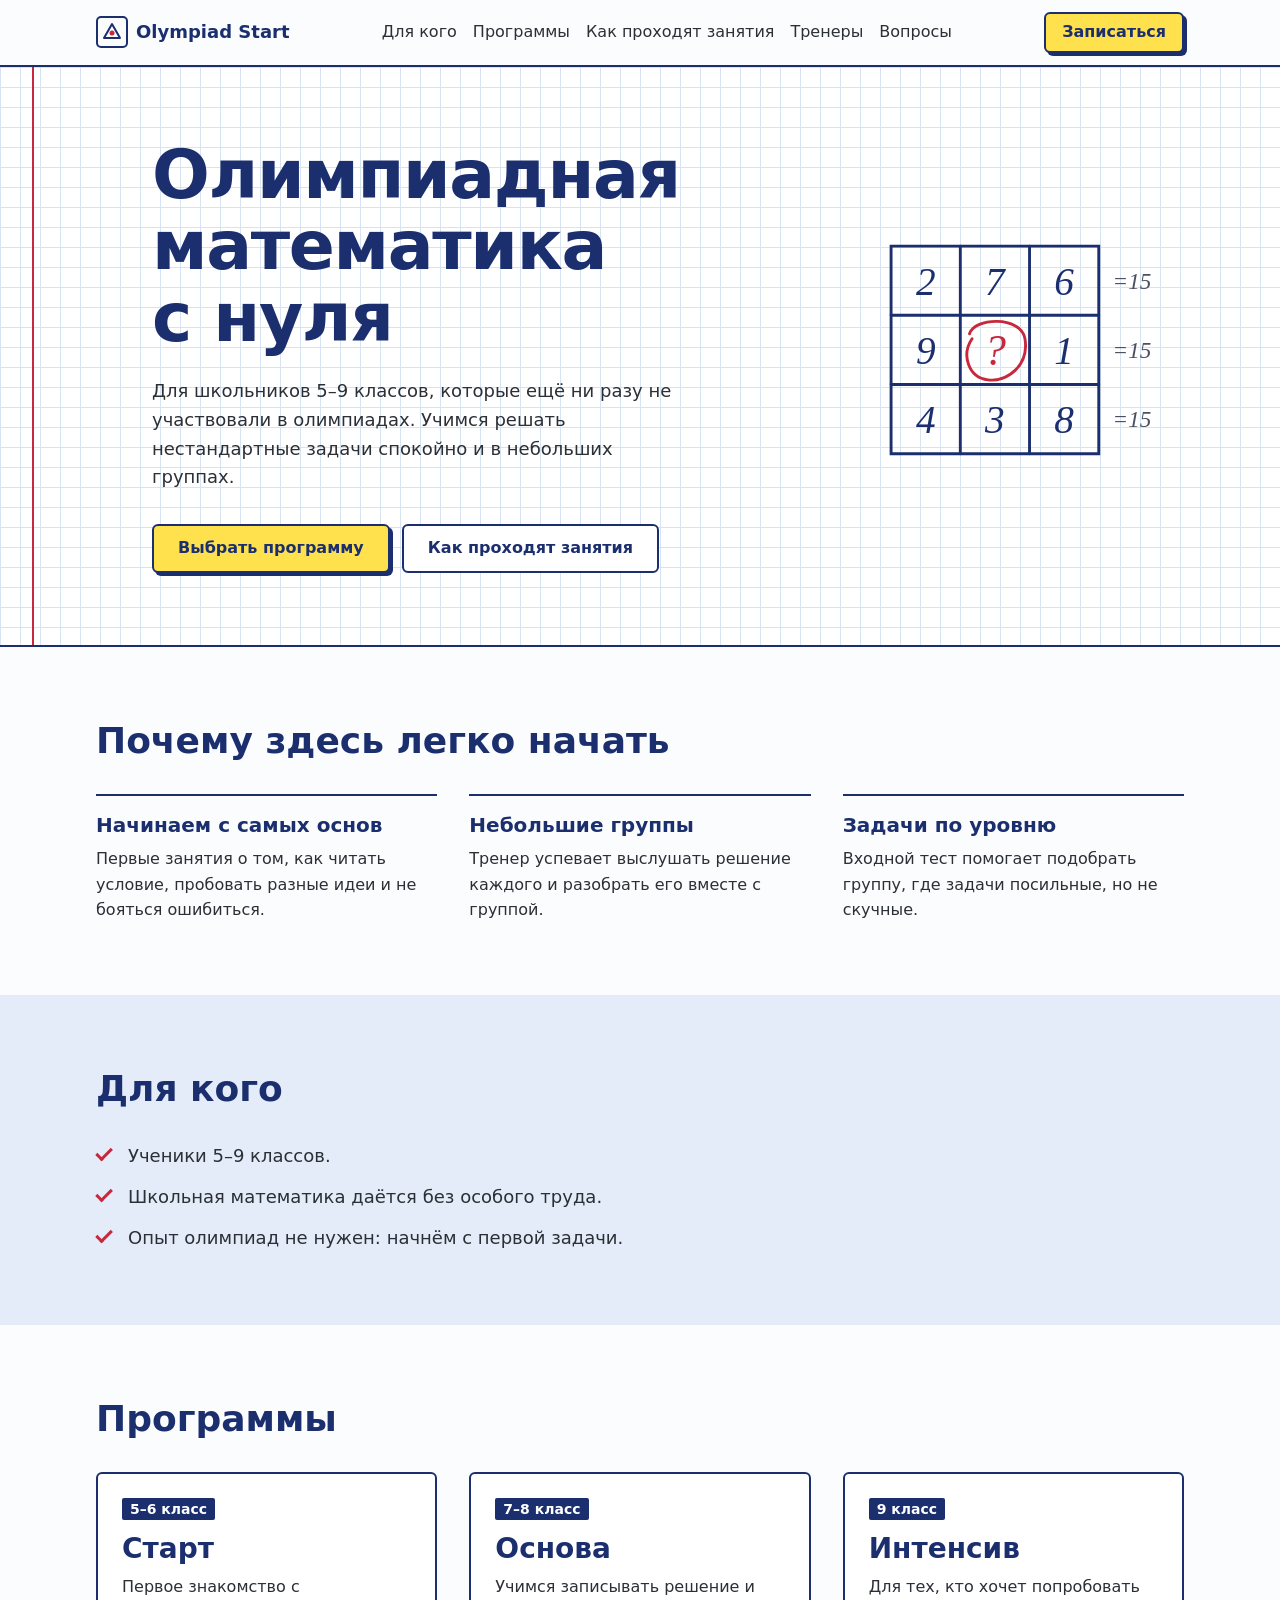
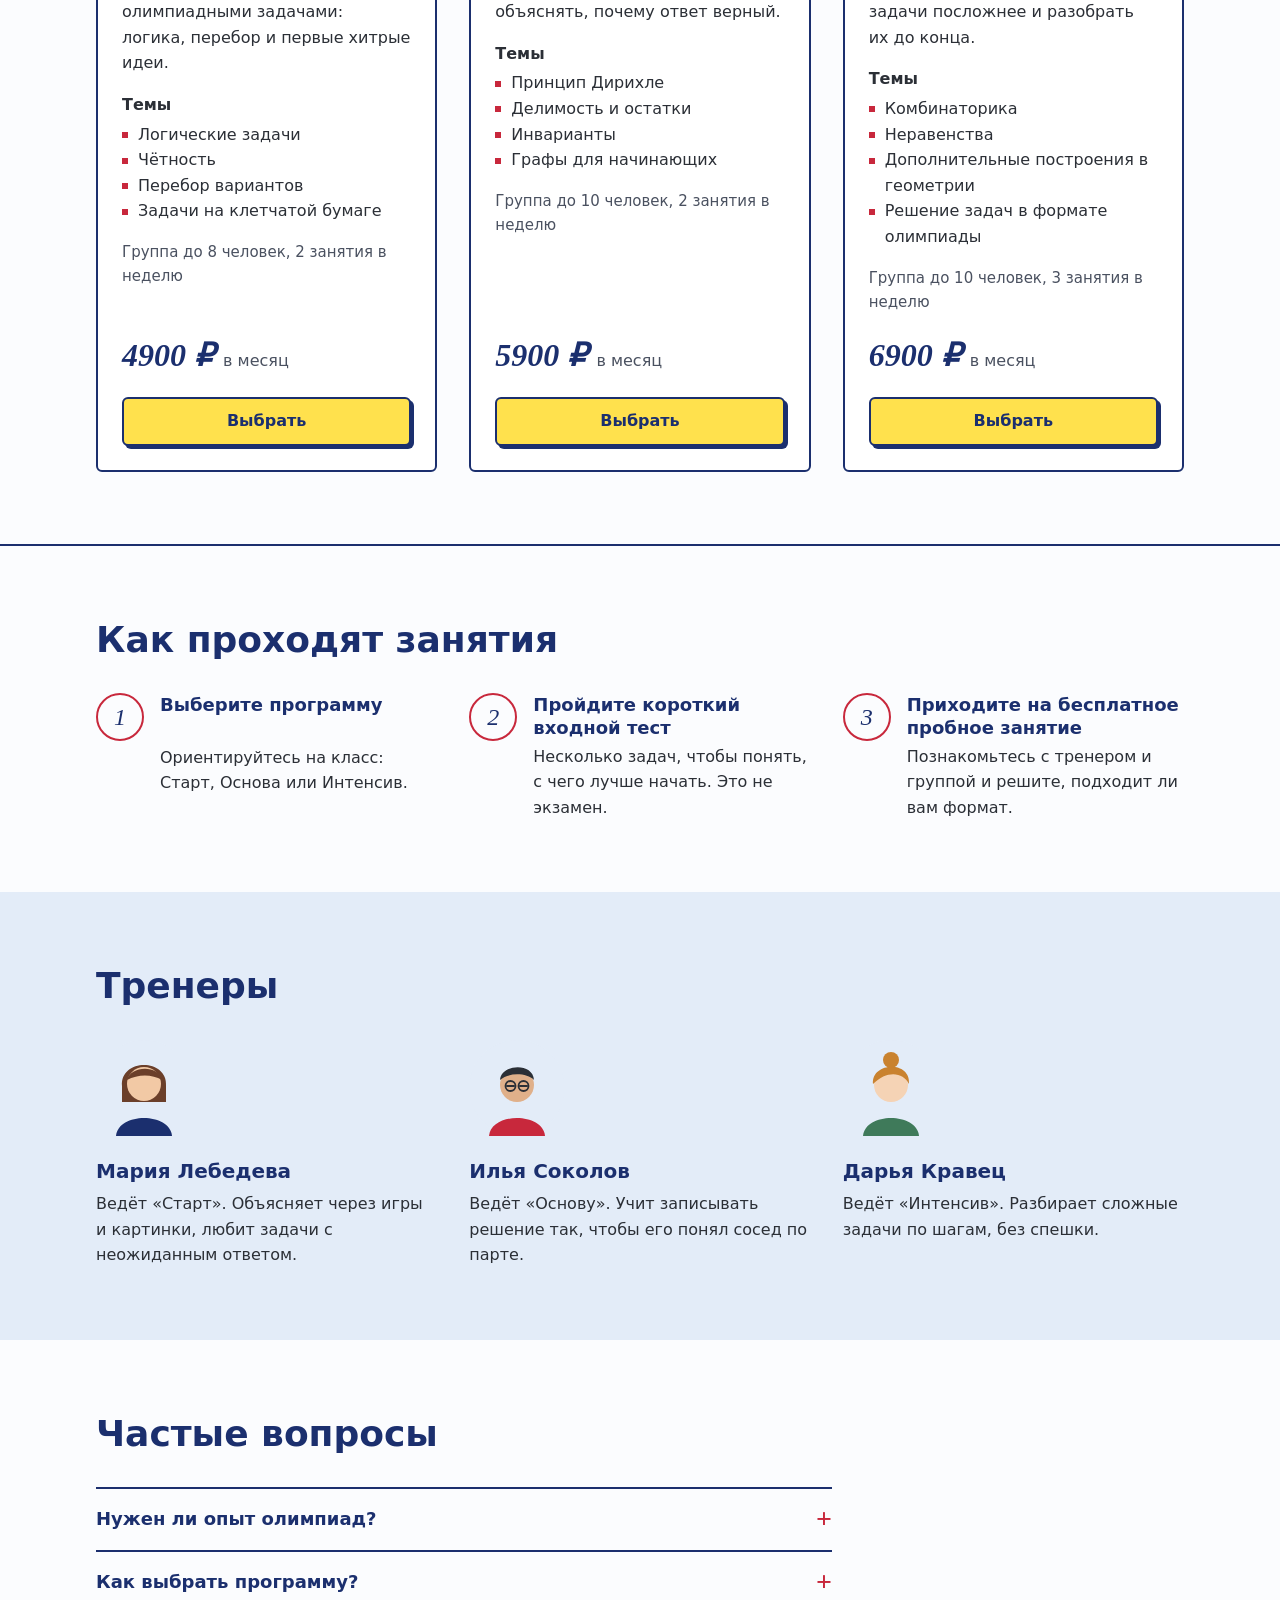
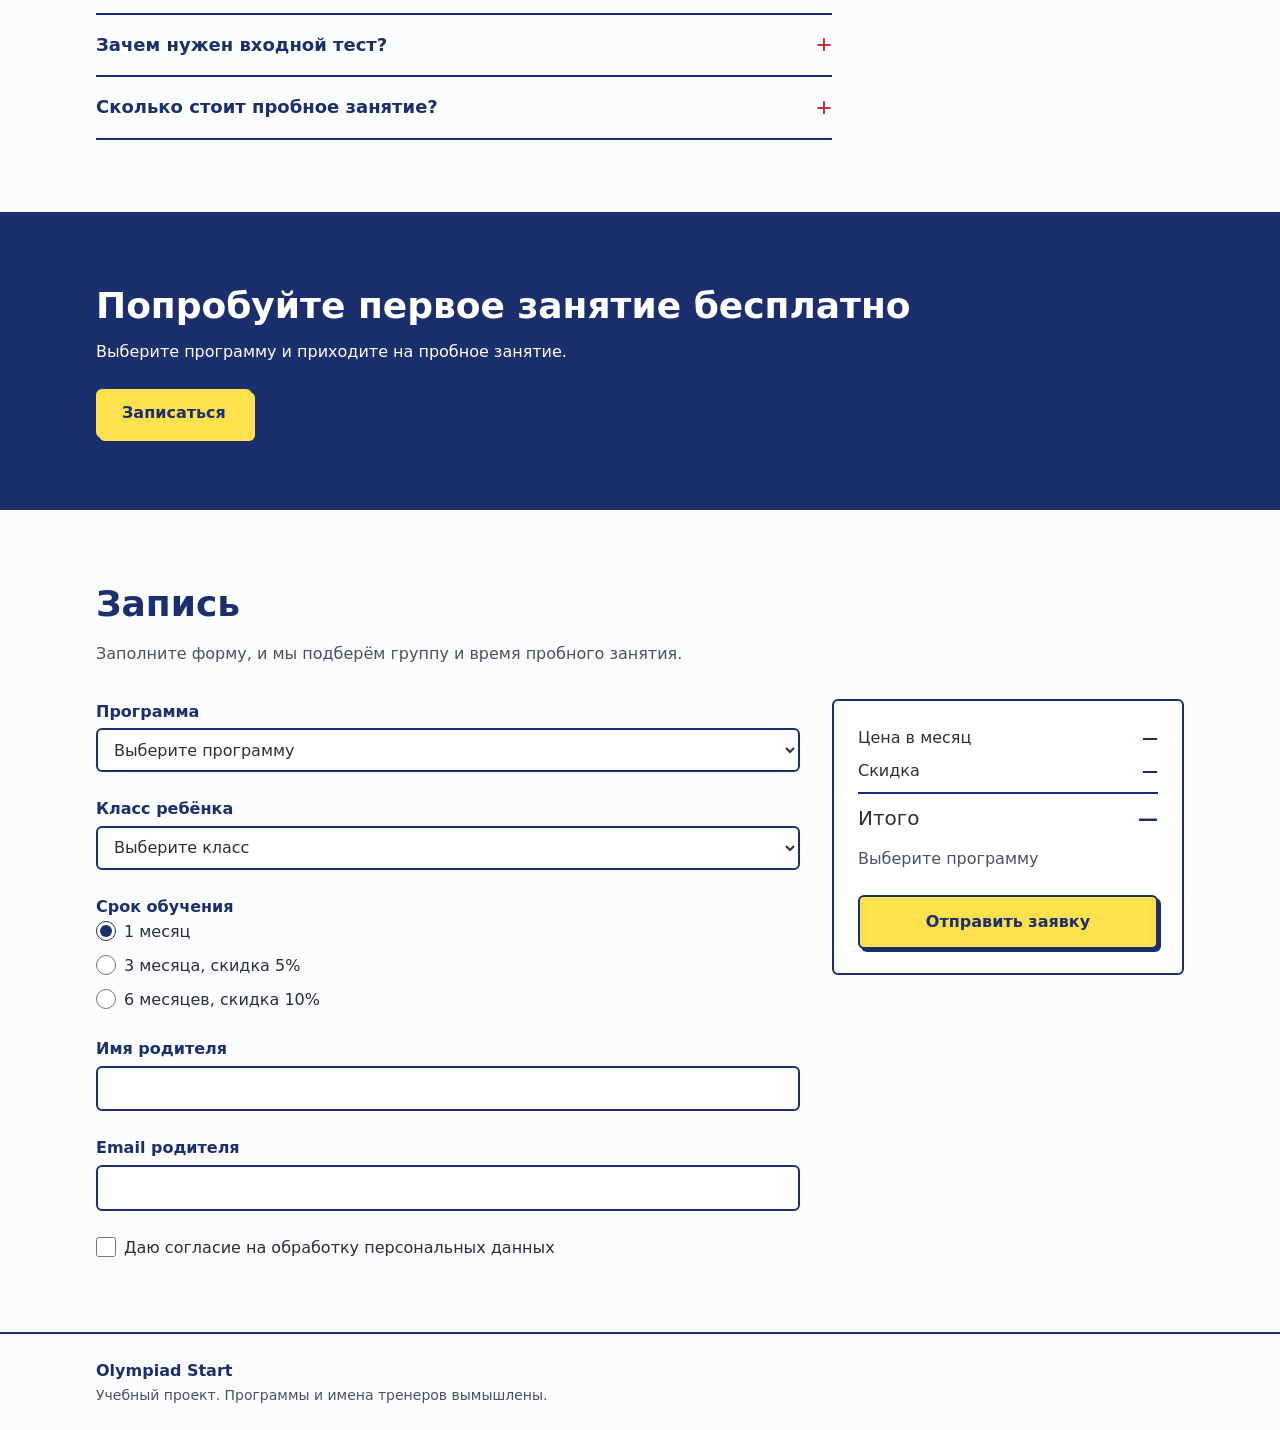
<file: practices/practice_04/index.html>
<!DOCTYPE html>
<html lang="ru">
<head>
  <meta charset="UTF-8">
  <meta name="viewport" content="width=device-width, initial-scale=1">
  <title>Olympiad Start — олимпиадная математика с нуля</title>
  <meta name="description" content="Подготовка к олимпиадам по математике для школьников 5–9 классов без олимпиадного опыта.">
  <link rel="icon" href="data:image/svg+xml,%3Csvg xmlns='http://www.w3.org/2000/svg' viewBox='0 0 32 32'%3E%3Crect x='1' y='1' width='30' height='30' rx='4' fill='%23fff' stroke='%231B2F6E' stroke-width='2'/%3E%3Cpath d='M8 22 L16 8 L24 22 Z' fill='none' stroke='%231B2F6E' stroke-width='2'/%3E%3Ccircle cx='16' cy='17' r='2.5' fill='%23C8283C'/%3E%3C/svg%3E">
  <link rel="stylesheet" href="styles.css">
</head>
<body>
  <a class="skip-link" href="#main">Перейти к содержанию</a>

  <header class="site-header">
    <div class="site-header__inner">
      <a class="logo" href="#hero" aria-label="Olympiad Start, в начало страницы">
        <svg class="logo__mark" viewBox="0 0 32 32" aria-hidden="true" focusable="false">
          <rect x="1" y="1" width="30" height="30" rx="4" fill="none" stroke="currentColor" stroke-width="2"/>
          <path d="M8 22 L16 8 L24 22 Z" fill="none" stroke="currentColor" stroke-width="2" stroke-linejoin="round"/>
          <circle cx="16" cy="17" r="2.5" fill="#C8283C"/>
        </svg>
        <span class="logo__text">Olympiad Start</span>
      </a>
      <nav class="site-nav" aria-label="Разделы страницы">
        <ul class="site-nav__list">
          <li><a class="site-nav__link" href="#audience">Для кого</a></li>
          <li><a class="site-nav__link" href="#programs">Программы</a></li>
          <li><a class="site-nav__link" href="#how">Как проходят занятия</a></li>
          <li><a class="site-nav__link" href="#coaches">Тренеры</a></li>
          <li><a class="site-nav__link" href="#faq">Вопросы</a></li>
        </ul>
      </nav>
      <a class="button button--primary site-header__cta" href="#signup">Записаться</a>
    </div>
  </header>

  <main id="main">
    <section class="hero" id="hero" aria-labelledby="hero-title">
      <div class="hero__inner">
        <div class="hero__text">
          <h1 class="hero__title" id="hero-title">Олимпиадная математика с&nbsp;нуля</h1>
          <p class="hero__lead">
            Для школьников 5–9 классов, которые ещё ни разу не участвовали в олимпиадах.
            Учимся решать нестандартные задачи спокойно и в небольших группах.
          </p>
          <div class="hero__actions">
            <a class="button button--primary" href="#programs">Выбрать программу</a>
            <a class="button button--secondary" href="#how">Как проходят занятия</a>
          </div>
        </div>

        <svg class="hero__puzzle" viewBox="0 0 260 230" aria-hidden="true" focusable="false">
          <g class="puzzle__grid" fill="none" stroke="#1B2F6E" stroke-width="2.5" stroke-linecap="round">
            <path d="M20 20 H200 V200 H20 Z"/>
            <path d="M80 20 V200 M140 20 V200 M20 80 H200 M20 140 H200"/>
          </g>
          <g class="puzzle__digits" font-family="Georgia, 'Times New Roman', serif" font-style="italic" font-size="34" fill="#1B2F6E" text-anchor="middle">
            <text x="50" y="62">2</text>
            <text x="110" y="62">7</text>
            <text x="170" y="62">6</text>
            <text x="50" y="122">9</text>
            <text x="170" y="122">1</text>
            <text x="50" y="182">4</text>
            <text x="110" y="182">3</text>
            <text x="170" y="182">8</text>
          </g>
          <text class="puzzle__question" x="110" y="123" font-family="Georgia, 'Times New Roman', serif" font-style="italic" font-size="38" fill="#C8283C" text-anchor="middle">?</text>
          <path class="puzzle__circle" d="M88 96 C 92 82, 132 80, 136 100 C 140 124, 120 138, 104 136 C 86 134, 80 112, 92 98" fill="none" stroke="#C8283C" stroke-width="2.5" stroke-linecap="round"/>
          <g font-family="Georgia, 'Times New Roman', serif" font-style="italic" font-size="20" fill="#4A5160">
            <text x="212" y="57">=15</text>
            <text x="212" y="117">=15</text>
            <text x="212" y="177">=15</text>
          </g>
        </svg>
      </div>
    </section>

    <section class="section benefits" id="benefits" aria-labelledby="benefits-title">
      <div class="section__inner">
        <h2 class="section__title" id="benefits-title">Почему здесь легко начать</h2>
        <ul class="benefits__list">
          <li class="benefit">
            <h3 class="benefit__title">Начинаем с самых основ</h3>
            <p class="benefit__text">Первые занятия о том, как читать условие, пробовать разные идеи и не бояться ошибиться.</p>
          </li>
          <li class="benefit">
            <h3 class="benefit__title">Небольшие группы</h3>
            <p class="benefit__text">Тренер успевает выслушать решение каждого и разобрать его вместе с группой.</p>
          </li>
          <li class="benefit">
            <h3 class="benefit__title">Задачи по уровню</h3>
            <p class="benefit__text">Входной тест помогает подобрать группу, где задачи посильные, но не скучные.</p>
          </li>
        </ul>
      </div>
    </section>

    <section class="section audience" id="audience" aria-labelledby="audience-title">
      <div class="section__inner audience__inner">
        <h2 class="section__title" id="audience-title">Для кого</h2>
        <ul class="audience__list">
          <li class="audience__item">Ученики 5–9 классов.</li>
          <li class="audience__item">Школьная математика даётся без особого труда.</li>
          <li class="audience__item">Опыт олимпиад не нужен: начнём с первой задачи.</li>
        </ul>
      </div>
    </section>

    <section class="section programs" id="programs" aria-labelledby="programs-title">
      <div class="section__inner">
        <h2 class="section__title" id="programs-title">Программы</h2>
        <div class="programs__list">
          <article class="program-card">
            <p class="program-card__grade">5–6 класс</p>
            <h3 class="program-card__title">Старт</h3>
            <p class="program-card__text">Первое знакомство с олимпиадными задачами: логика, перебор и первые хитрые идеи.</p>
            <h4 class="program-card__subtitle">Темы</h4>
            <ul class="program-card__topics">
              <li>Логические задачи</li>
              <li>Чётность</li>
              <li>Перебор вариантов</li>
              <li>Задачи на клетчатой бумаге</li>
            </ul>
            <p class="program-card__format">Группа до 8 человек, 2 занятия в неделю</p>
            <p class="program-card__price"><span class="program-card__amount">4900 ₽</span> в месяц</p>
            <a class="button button--primary program-card__pick" href="#signup" data-program="start" aria-label="Выбрать «Старт»">Выбрать</a>
          </article>

          <article class="program-card">
            <p class="program-card__grade">7–8 класс</p>
            <h3 class="program-card__title">Основа</h3>
            <p class="program-card__text">Учимся записывать решение и объяснять, почему ответ верный.</p>
            <h4 class="program-card__subtitle">Темы</h4>
            <ul class="program-card__topics">
              <li>Принцип Дирихле</li>
              <li>Делимость и остатки</li>
              <li>Инварианты</li>
              <li>Графы для начинающих</li>
            </ul>
            <p class="program-card__format">Группа до 10 человек, 2 занятия в неделю</p>
            <p class="program-card__price"><span class="program-card__amount">5900 ₽</span> в месяц</p>
            <a class="button button--primary program-card__pick" href="#signup" data-program="base" aria-label="Выбрать «Основа»">Выбрать</a>
          </article>

          <article class="program-card">
            <p class="program-card__grade">9 класс</p>
            <h3 class="program-card__title">Интенсив</h3>
            <p class="program-card__text">Для тех, кто хочет попробовать задачи посложнее и разобрать их до конца.</p>
            <h4 class="program-card__subtitle">Темы</h4>
            <ul class="program-card__topics">
              <li>Комбинаторика</li>
              <li>Неравенства</li>
              <li>Дополнительные построения в геометрии</li>
              <li>Решение задач в формате олимпиады</li>
            </ul>
            <p class="program-card__format">Группа до 10 человек, 3 занятия в неделю</p>
            <p class="program-card__price"><span class="program-card__amount">6900 ₽</span> в месяц</p>
            <a class="button button--primary program-card__pick" href="#signup" data-program="intensive" aria-label="Выбрать «Интенсив»">Выбрать</a>
          </article>
        </div>
      </div>
    </section>

    <section class="section how" id="how" aria-labelledby="how-title">
      <div class="section__inner">
        <h2 class="section__title" id="how-title">Как проходят занятия</h2>
        <ol class="how__steps">
          <li class="step">
            <span class="step__number" aria-hidden="true">1</span>
            <h3 class="step__title">Выберите программу</h3>
            <p class="step__text">Ориентируйтесь на класс: Старт, Основа или Интенсив.</p>
          </li>
          <li class="step">
            <span class="step__number" aria-hidden="true">2</span>
            <h3 class="step__title">Пройдите короткий входной тест</h3>
            <p class="step__text">Несколько задач, чтобы понять, с чего лучше начать. Это не экзамен.</p>
          </li>
          <li class="step">
            <span class="step__number" aria-hidden="true">3</span>
            <h3 class="step__title">Приходите на бесплатное пробное занятие</h3>
            <p class="step__text">Познакомьтесь с тренером и группой и решите, подходит ли вам формат.</p>
          </li>
        </ol>
      </div>
    </section>

    <section class="section coaches" id="coaches" aria-labelledby="coaches-title">
      <div class="section__inner">
        <h2 class="section__title" id="coaches-title">Тренеры</h2>
        <ul class="coaches__list">
          <li class="coach-card">
            <svg class="coach-card__avatar" viewBox="0 0 96 96" aria-hidden="true" focusable="false">
              <circle cx="48" cy="48" r="48" fill="#E3ECF8"/>
              <path d="M20 96 C 22 72, 74 72, 76 96 Z" fill="#1B2F6E"/>
              <path d="M26 46 C 24 18, 72 18, 70 46 L 70 62 L 26 62 Z" fill="#6B3F2A"/>
              <circle cx="48" cy="44" r="17" fill="#F2C9A5"/>
              <path d="M31 40 C 34 26, 62 24, 66 40 C 56 34, 42 34, 31 40 Z" fill="#6B3F2A"/>
            </svg>
            <h3 class="coach-card__name">Мария Лебедева</h3>
            <p class="coach-card__bio">Ведёт «Старт». Объясняет через игры и картинки, любит задачи с неожиданным ответом.</p>
          </li>
          <li class="coach-card">
            <svg class="coach-card__avatar" viewBox="0 0 96 96" aria-hidden="true" focusable="false">
              <circle cx="48" cy="48" r="48" fill="#E3ECF8"/>
              <path d="M20 96 C 22 72, 74 72, 76 96 Z" fill="#C8283C"/>
              <circle cx="48" cy="45" r="17" fill="#E0B08A"/>
              <path d="M31 40 C 32 24, 64 22, 65 40 C 58 33, 40 32, 31 40 Z" fill="#2B2F36"/>
              <path d="M38 46 H45 M51 46 H58" stroke="#2B2F36" stroke-width="2" stroke-linecap="round"/>
              <circle cx="41.5" cy="46" r="5" fill="none" stroke="#2B2F36" stroke-width="1.8"/>
              <circle cx="54.5" cy="46" r="5" fill="none" stroke="#2B2F36" stroke-width="1.8"/>
            </svg>
            <h3 class="coach-card__name">Илья Соколов</h3>
            <p class="coach-card__bio">Ведёт «Основу». Учит записывать решение так, чтобы его понял сосед по парте.</p>
          </li>
          <li class="coach-card">
            <svg class="coach-card__avatar" viewBox="0 0 96 96" aria-hidden="true" focusable="false">
              <circle cx="48" cy="48" r="48" fill="#E3ECF8"/>
              <path d="M20 96 C 22 72, 74 72, 76 96 Z" fill="#3F7A5A"/>
              <circle cx="48" cy="45" r="17" fill="#F5D3B5"/>
              <path d="M30 44 C 28 22, 68 20, 66 44 C 60 32, 44 30, 30 44 Z" fill="#C9822F"/>
              <circle cx="48" cy="20" r="8" fill="#C9822F"/>
            </svg>
            <h3 class="coach-card__name">Дарья Кравец</h3>
            <p class="coach-card__bio">Ведёт «Интенсив». Разбирает сложные задачи по шагам, без спешки.</p>
          </li>
        </ul>
      </div>
    </section>

    <section class="section faq" id="faq" aria-labelledby="faq-title">
      <div class="section__inner faq__inner">
        <h2 class="section__title" id="faq-title">Частые вопросы</h2>
        <div class="faq__list">
          <details class="faq__item">
            <summary class="faq__question">Нужен ли опыт олимпиад?</summary>
            <p class="faq__answer">Нет. Программы рассчитаны на тех, кто только начинает. Достаточно уверенно чувствовать себя со школьной математикой.</p>
          </details>
          <details class="faq__item">
            <summary class="faq__question">Как выбрать программу?</summary>
            <p class="faq__answer">По классу: 5–6 класс выбирают «Старт», 7–8 класс «Основу», 9 класс «Интенсив». Входной тест поможет уточнить уровень.</p>
          </details>
          <details class="faq__item">
            <summary class="faq__question">Зачем нужен входной тест?</summary>
            <p class="faq__answer">Это не экзамен. Несколько коротких задач помогают тренеру понять, с чего лучше начать.</p>
          </details>
          <details class="faq__item">
            <summary class="faq__question">Сколько стоит пробное занятие?</summary>
            <p class="faq__answer">Пробное занятие бесплатное. Дальше оплата помесячная, по цене выбранной программы.</p>
          </details>
        </div>
      </div>
    </section>

    <section class="cta" id="cta" aria-labelledby="cta-title">
      <div class="section__inner cta__inner">
        <h2 class="cta__title" id="cta-title">Попробуйте первое занятие бесплатно</h2>
        <p class="cta__text">Выберите программу и приходите на пробное занятие.</p>
        <a class="button button--primary" href="#signup">Записаться</a>
      </div>
    </section>

    <section class="section signup" id="signup" aria-labelledby="signup-title">
      <div class="section__inner">
        <h2 class="section__title" id="signup-title">Запись</h2>
        <p class="signup__text">Заполните форму, и мы подберём группу и время пробного занятия.</p>

        <form class="signup-form" id="signup-form" novalidate>
          <div class="signup-form__fields">
            <div class="signup-form__field">
              <label class="signup-form__label" for="signup-program">Программа</label>
              <select class="signup-form__control" id="signup-program" name="program" required aria-describedby="signup-program-error">
                <option value="" selected>Выберите программу</option>
                <option value="start" data-price="4900" data-grades="5 6" data-accusative="Старт">Старт (5–6 класс)</option>
                <option value="base" data-price="5900" data-grades="7 8" data-accusative="Основу">Основа (7–8 класс)</option>
                <option value="intensive" data-price="6900" data-grades="9" data-accusative="Интенсив">Интенсив (9 класс)</option>
              </select>
              <div class="signup-form__error" id="signup-program-error"></div>
            </div>

            <div class="signup-form__field">
              <label class="signup-form__label" for="signup-grade">Класс ребёнка</label>
              <select class="signup-form__control" id="signup-grade" name="grade" required aria-describedby="signup-grade-error">
                <option value="" selected>Выберите класс</option>
                <option value="5">5 класс</option>
                <option value="6">6 класс</option>
                <option value="7">7 класс</option>
                <option value="8">8 класс</option>
                <option value="9">9 класс</option>
              </select>
              <p class="signup-form__error" id="signup-grade-error"></p>
            </div>

            <fieldset class="signup-form__field signup-form__duration">
              <legend class="signup-form__label">Срок обучения</legend>
              <div class="signup-form__options">
                <label class="signup-form__option" for="signup-duration-1">
                  <input type="radio" id="signup-duration-1" name="duration" value="1" required checked>
                  1 месяц
                </label>
                <label class="signup-form__option" for="signup-duration-3">
                  <input type="radio" id="signup-duration-3" name="duration" value="3">
                  3 месяца, скидка 5%
                </label>
                <label class="signup-form__option" for="signup-duration-6">
                  <input type="radio" id="signup-duration-6" name="duration" value="6">
                  6 месяцев, скидка 10%
                </label>
              </div>
            </fieldset>

            <div class="signup-form__field">
              <label class="signup-form__label" for="signup-name">Имя родителя</label>
              <input class="signup-form__control" type="text" id="signup-name" name="parent_name" autocomplete="name" required aria-describedby="signup-name-error">
              <p class="signup-form__error" id="signup-name-error"></p>
            </div>

            <div class="signup-form__field">
              <label class="signup-form__label" for="signup-email">Email родителя</label>
              <input class="signup-form__control" type="email" id="signup-email" name="email" autocomplete="email" required aria-describedby="signup-email-error">
              <p class="signup-form__error" id="signup-email-error"></p>
            </div>

            <div class="signup-form__field">
              <label class="signup-form__option" for="signup-consent">
                <input type="checkbox" id="signup-consent" name="consent" required aria-describedby="signup-consent-error">
                Даю согласие на обработку персональных данных
              </label>
              <p class="signup-form__error" id="signup-consent-error"></p>
            </div>
          </div>

          <div class="signup-price" aria-live="polite">
            <dl class="signup-price__list">
              <div class="signup-price__row">
                <dt>Цена в месяц</dt>
                <dd class="signup-price__value" id="signup-monthly">—</dd>
              </div>
              <div class="signup-price__row">
                <dt>Скидка</dt>
                <dd class="signup-price__value" id="signup-discount">—</dd>
              </div>
              <div class="signup-price__row signup-price__row--total">
                <dt>Итого</dt>
                <dd class="signup-price__value" id="signup-total">—</dd>
              </div>
            </dl>
            <p class="signup-price__hint" id="signup-price-hint">Выберите программу</p>
            <button class="button button--primary signup-form__submit" type="submit">Отправить заявку</button>
          </div>
        </form>
      </div>
    </section>
  </main>

  <footer class="site-footer">
    <div class="site-footer__inner">
      <p class="site-footer__name">Olympiad Start</p>
      <p class="site-footer__note">Учебный проект. Программы и имена тренеров вымышлены.</p>
    </div>
  </footer>

  <script src="script.js"></script>
</body>
</html>
</file>
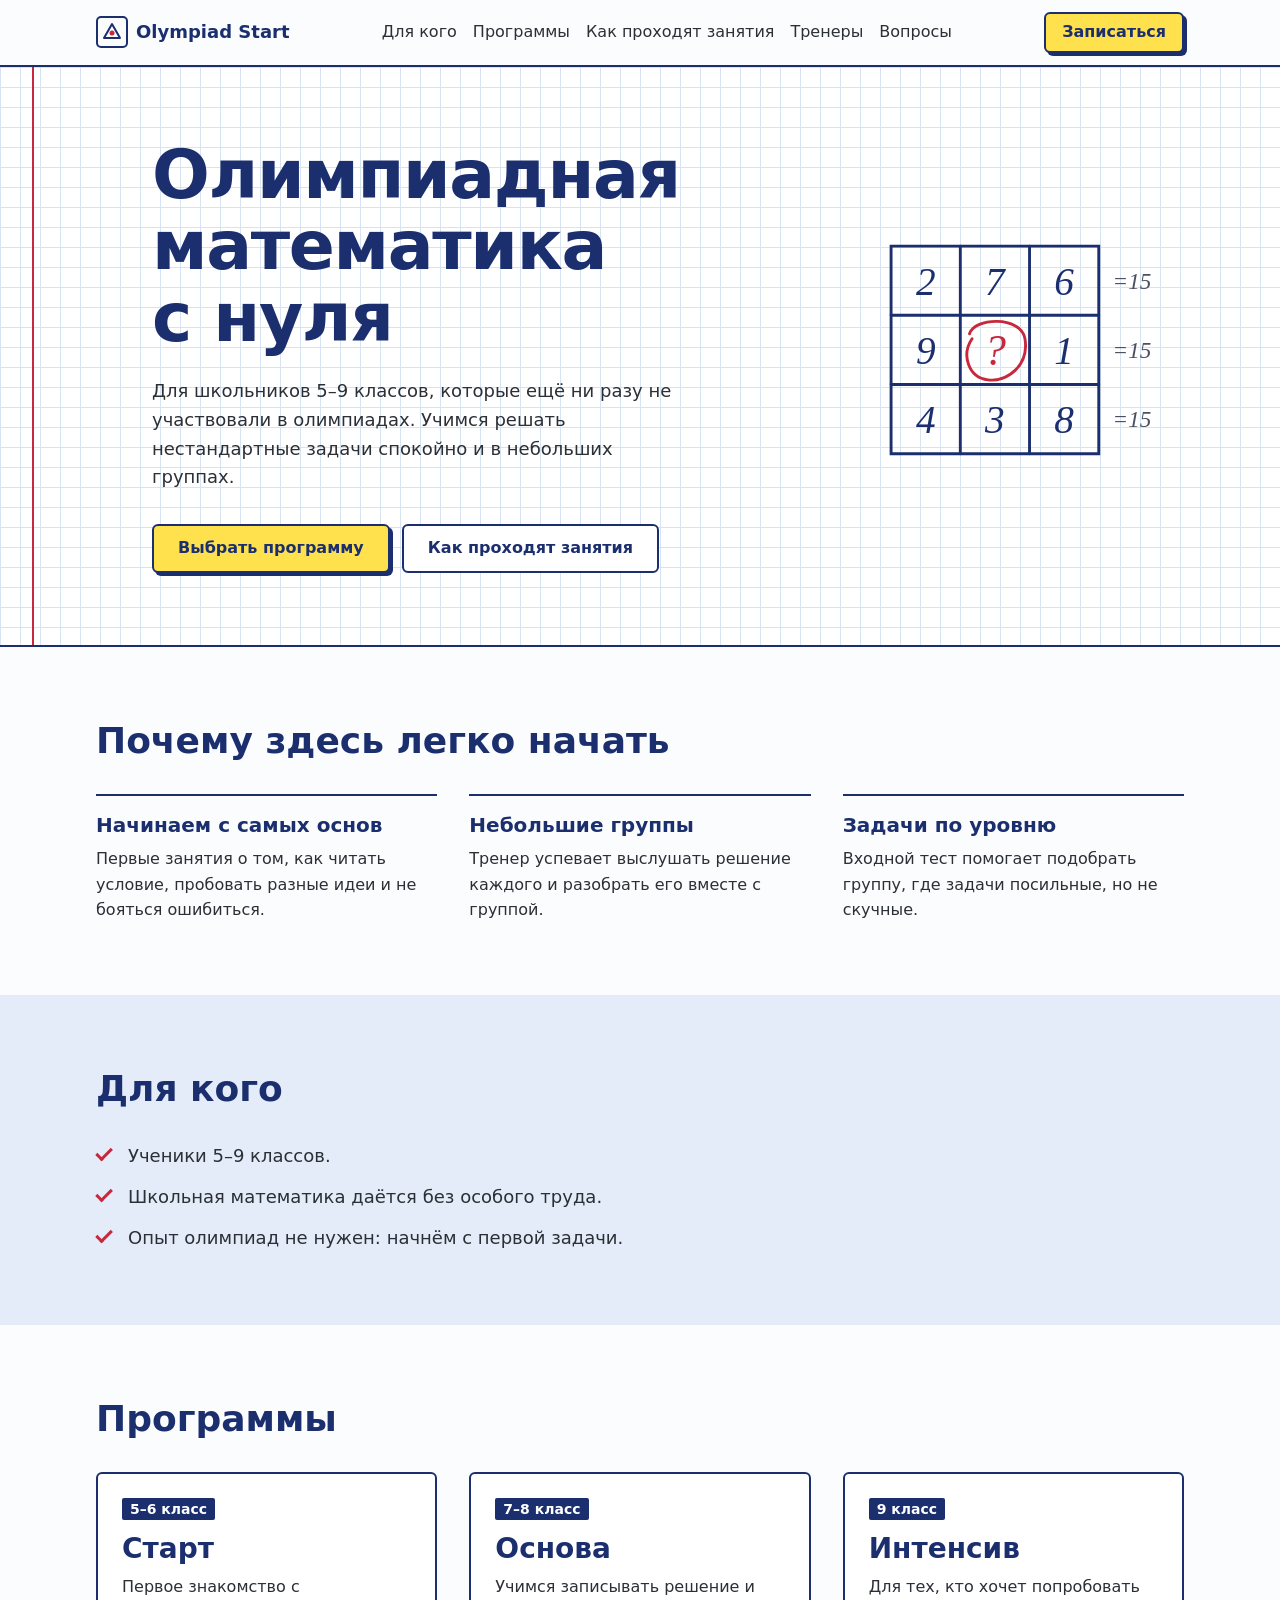
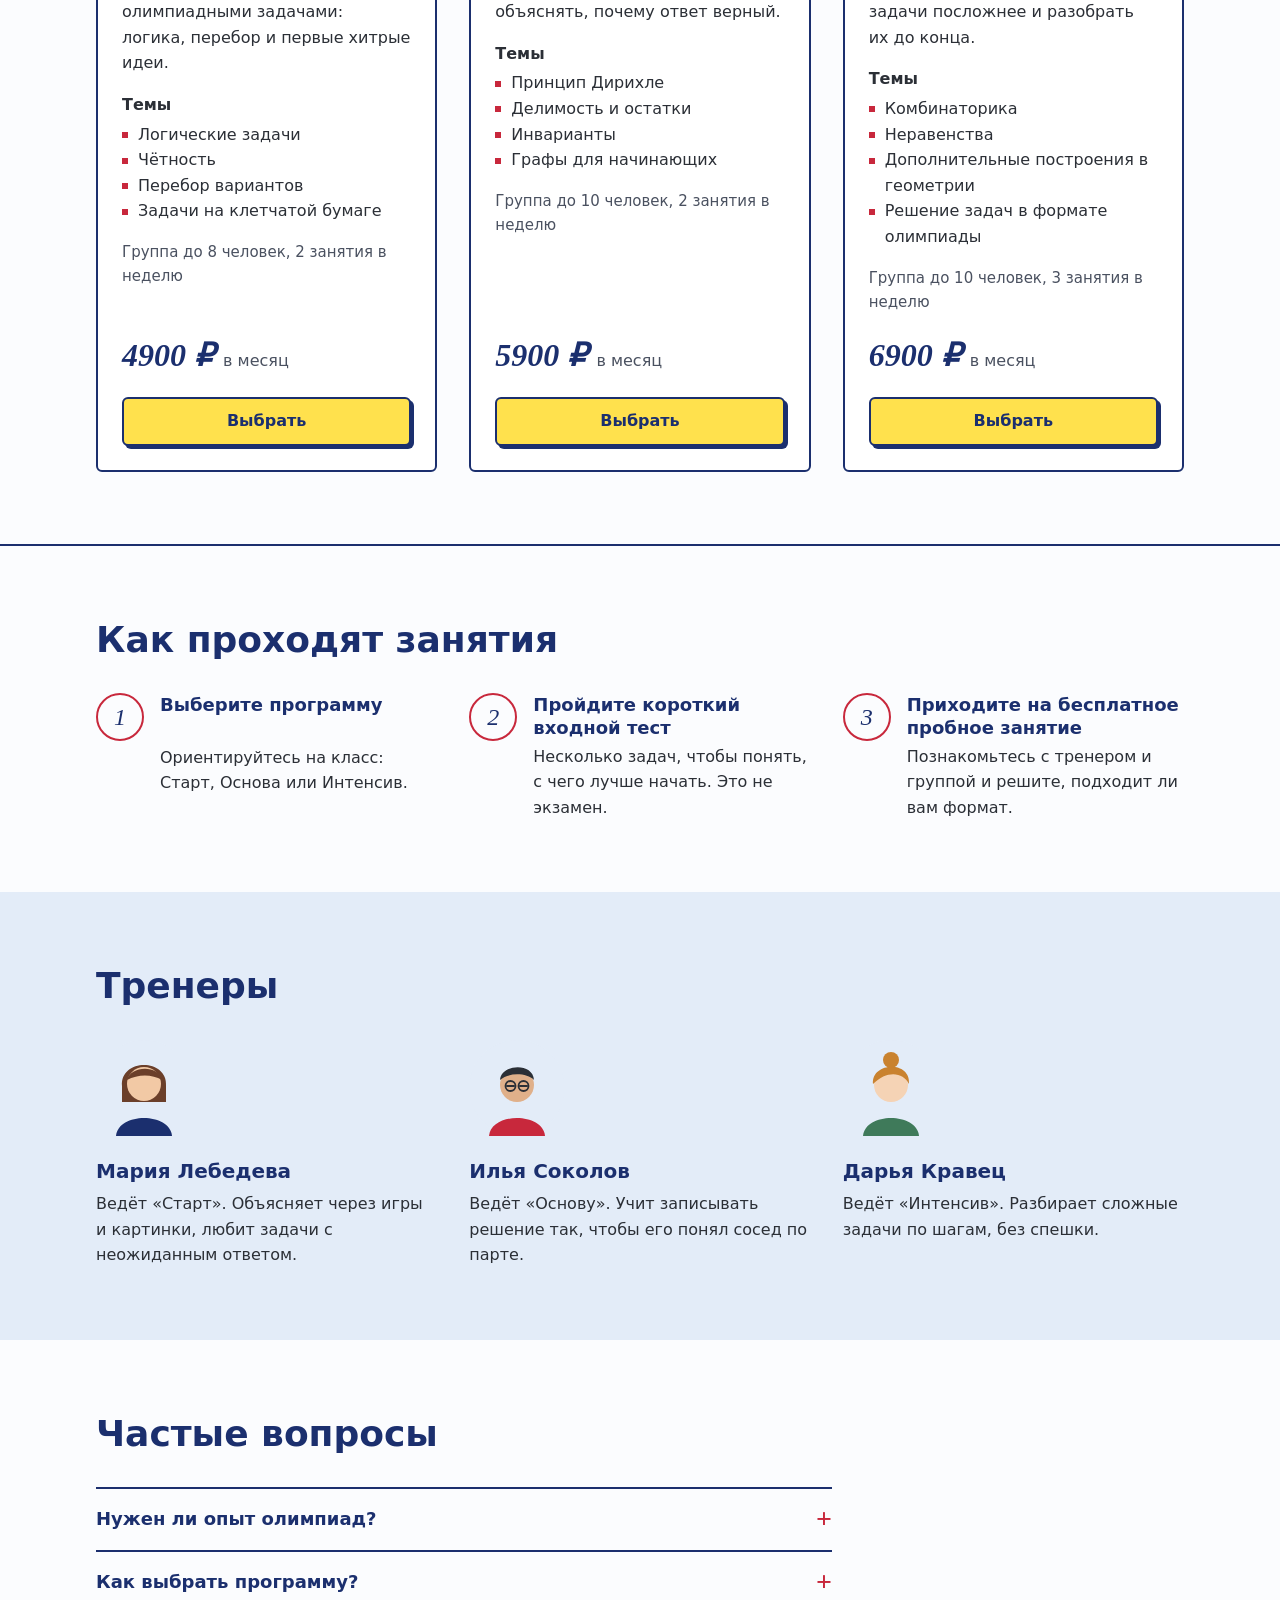
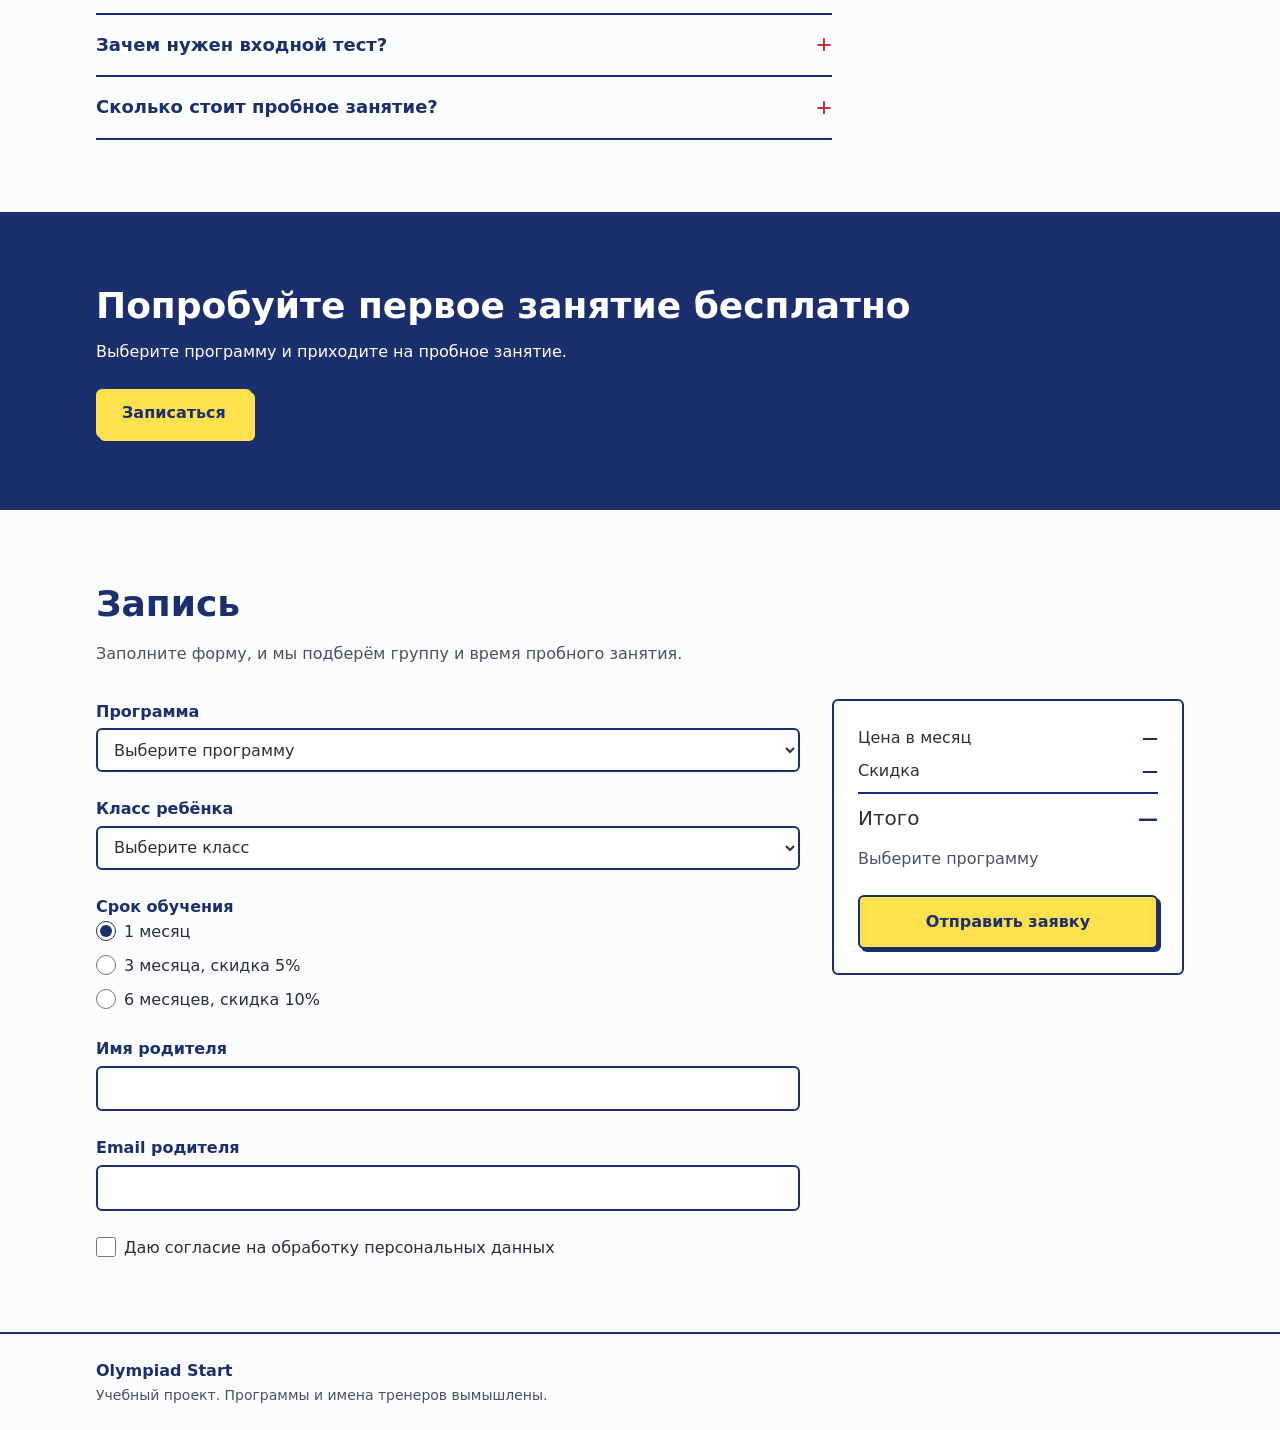
<file: practices/practice_05/index.html>
<!DOCTYPE html>
<html lang="ru">
<head>
  <meta charset="UTF-8">
  <meta name="viewport" content="width=device-width, initial-scale=1">
  <title>Olympiad Start — олимпиадная математика с нуля</title>
  <meta name="description" content="Подготовка к олимпиадам по математике для школьников 5–9 классов без олимпиадного опыта.">
  <link rel="icon" href="data:image/svg+xml,%3Csvg xmlns='http://www.w3.org/2000/svg' viewBox='0 0 32 32'%3E%3Crect x='1' y='1' width='30' height='30' rx='4' fill='%23fff' stroke='%231B2F6E' stroke-width='2'/%3E%3Cpath d='M8 22 L16 8 L24 22 Z' fill='none' stroke='%231B2F6E' stroke-width='2'/%3E%3Ccircle cx='16' cy='17' r='2.5' fill='%23C8283C'/%3E%3C/svg%3E">
  <link rel="stylesheet" href="styles.css">
</head>
<body>
  <a class="skip-link" href="#main">Перейти к содержанию</a>

  <header class="site-header">
    <div class="site-header__inner">
      <a class="logo" href="#hero" aria-label="Olympiad Start, в начало страницы">
        <svg class="logo__mark" viewBox="0 0 32 32" aria-hidden="true" focusable="false">
          <rect x="1" y="1" width="30" height="30" rx="4" fill="none" stroke="currentColor" stroke-width="2"/>
          <path d="M8 22 L16 8 L24 22 Z" fill="none" stroke="currentColor" stroke-width="2" stroke-linejoin="round"/>
          <circle cx="16" cy="17" r="2.5" fill="#C8283C"/>
        </svg>
        <span class="logo__text">Olympiad Start</span>
      </a>
      <nav class="site-nav" aria-label="Разделы страницы">
        <ul class="site-nav__list">
          <li><a class="site-nav__link" href="#audience">Для кого</a></li>
          <li><a class="site-nav__link" href="#programs">Программы</a></li>
          <li><a class="site-nav__link" href="#how">Как проходят занятия</a></li>
          <li><a class="site-nav__link" href="#coaches">Тренеры</a></li>
          <li><a class="site-nav__link" href="#faq">Вопросы</a></li>
        </ul>
      </nav>
      <a class="button button--primary site-header__cta" href="#signup">Записаться</a>
    </div>
  </header>

  <main id="main">
    <section class="hero" id="hero" aria-labelledby="hero-title">
      <div class="hero__inner">
        <div class="hero__text">
          <h1 class="hero__title" id="hero-title">Олимпиадная математика с&nbsp;нуля</h1>
          <p class="hero__lead">
            Для школьников 5–9 классов, которые ещё ни разу не участвовали в олимпиадах.
            Учимся решать нестандартные задачи спокойно и в небольших группах.
          </p>
          <div class="hero__actions">
            <a class="button button--primary" href="#programs">Выбрать программу</a>
            <a class="button button--secondary" href="#how">Как проходят занятия</a>
          </div>
        </div>

        <svg class="hero__puzzle" viewBox="0 0 260 230" aria-hidden="true" focusable="false">
          <g class="puzzle__grid" fill="none" stroke="#1B2F6E" stroke-width="2.5" stroke-linecap="round">
            <path d="M20 20 H200 V200 H20 Z"/>
            <path d="M80 20 V200 M140 20 V200 M20 80 H200 M20 140 H200"/>
          </g>
          <g class="puzzle__digits" font-family="Georgia, 'Times New Roman', serif" font-style="italic" font-size="34" fill="#1B2F6E" text-anchor="middle">
            <text x="50" y="62">2</text>
            <text x="110" y="62">7</text>
            <text x="170" y="62">6</text>
            <text x="50" y="122">9</text>
            <text x="170" y="122">1</text>
            <text x="50" y="182">4</text>
            <text x="110" y="182">3</text>
            <text x="170" y="182">8</text>
          </g>
          <text class="puzzle__question" x="110" y="123" font-family="Georgia, 'Times New Roman', serif" font-style="italic" font-size="38" fill="#C8283C" text-anchor="middle">?</text>
          <path class="puzzle__circle" d="M88 96 C 92 82, 132 80, 136 100 C 140 124, 120 138, 104 136 C 86 134, 80 112, 92 98" fill="none" stroke="#C8283C" stroke-width="2.5" stroke-linecap="round"/>
          <g font-family="Georgia, 'Times New Roman', serif" font-style="italic" font-size="20" fill="#4A5160">
            <text x="212" y="57">=15</text>
            <text x="212" y="117">=15</text>
            <text x="212" y="177">=15</text>
          </g>
        </svg>
      </div>
    </section>

    <section class="section benefits" id="benefits" aria-labelledby="benefits-title">
      <div class="section__inner">
        <h2 class="section__title" id="benefits-title">Почему здесь легко начать</h2>
        <ul class="benefits__list">
          <li class="benefit">
            <h3 class="benefit__title">Начинаем с самых основ</h3>
            <p class="benefit__text">Первые занятия о том, как читать условие, пробовать разные идеи и не бояться ошибиться.</p>
          </li>
          <li class="benefit">
            <h3 class="benefit__title">Небольшие группы</h3>
            <p class="benefit__text">Тренер успевает выслушать решение каждого и разобрать его вместе с группой.</p>
          </li>
          <li class="benefit">
            <h3 class="benefit__title">Задачи по уровню</h3>
            <p class="benefit__text">Входной тест помогает подобрать группу, где задачи посильные, но не скучные.</p>
          </li>
        </ul>
      </div>
    </section>

    <section class="section audience" id="audience" aria-labelledby="audience-title">
      <div class="section__inner audience__inner">
        <h2 class="section__title" id="audience-title">Для кого</h2>
        <ul class="audience__list">
          <li class="audience__item">Ученики 5–9 классов.</li>
          <li class="audience__item">Школьная математика даётся без особого труда.</li>
          <li class="audience__item">Опыт олимпиад не нужен: начнём с первой задачи.</li>
        </ul>
      </div>
    </section>

    <section class="section programs" id="programs" aria-labelledby="programs-title">
      <div class="section__inner">
        <h2 class="section__title" id="programs-title">Программы</h2>
        <div class="programs__list">
          <article class="program-card">
            <p class="program-card__grade">5–6 класс</p>
            <h3 class="program-card__title">Старт</h3>
            <p class="program-card__text">Первое знакомство с олимпиадными задачами: логика, перебор и первые хитрые идеи.</p>
            <h4 class="program-card__subtitle">Темы</h4>
            <ul class="program-card__topics">
              <li>Логические задачи</li>
              <li>Чётность</li>
              <li>Перебор вариантов</li>
              <li>Задачи на клетчатой бумаге</li>
            </ul>
            <p class="program-card__format">Группа до 8 человек, 2 занятия в неделю</p>
            <p class="program-card__price"><span class="program-card__amount">4900 ₽</span> в месяц</p>
            <a class="button button--primary program-card__pick" href="#signup" data-program="start" aria-label="Выбрать «Старт»">Выбрать</a>
          </article>

          <article class="program-card">
            <p class="program-card__grade">7–8 класс</p>
            <h3 class="program-card__title">Основа</h3>
            <p class="program-card__text">Учимся записывать решение и объяснять, почему ответ верный.</p>
            <h4 class="program-card__subtitle">Темы</h4>
            <ul class="program-card__topics">
              <li>Принцип Дирихле</li>
              <li>Делимость и остатки</li>
              <li>Инварианты</li>
              <li>Графы для начинающих</li>
            </ul>
            <p class="program-card__format">Группа до 10 человек, 2 занятия в неделю</p>
            <p class="program-card__price"><span class="program-card__amount">5900 ₽</span> в месяц</p>
            <a class="button button--primary program-card__pick" href="#signup" data-program="base" aria-label="Выбрать «Основа»">Выбрать</a>
          </article>

          <article class="program-card">
            <p class="program-card__grade">9 класс</p>
            <h3 class="program-card__title">Интенсив</h3>
            <p class="program-card__text">Для тех, кто хочет попробовать задачи посложнее и разобрать их до конца.</p>
            <h4 class="program-card__subtitle">Темы</h4>
            <ul class="program-card__topics">
              <li>Комбинаторика</li>
              <li>Неравенства</li>
              <li>Дополнительные построения в геометрии</li>
              <li>Решение задач в формате олимпиады</li>
            </ul>
            <p class="program-card__format">Группа до 10 человек, 3 занятия в неделю</p>
            <p class="program-card__price"><span class="program-card__amount">6900 ₽</span> в месяц</p>
            <a class="button button--primary program-card__pick" href="#signup" data-program="intensive" aria-label="Выбрать «Интенсив»">Выбрать</a>
          </article>
        </div>
      </div>
    </section>

    <section class="section how" id="how" aria-labelledby="how-title">
      <div class="section__inner">
        <h2 class="section__title" id="how-title">Как проходят занятия</h2>
        <ol class="how__steps">
          <li class="step">
            <span class="step__number" aria-hidden="true">1</span>
            <h3 class="step__title">Выберите программу</h3>
            <p class="step__text">Ориентируйтесь на класс: Старт, Основа или Интенсив.</p>
          </li>
          <li class="step">
            <span class="step__number" aria-hidden="true">2</span>
            <h3 class="step__title">Пройдите короткий входной тест</h3>
            <p class="step__text">Несколько задач, чтобы понять, с чего лучше начать. Это не экзамен.</p>
          </li>
          <li class="step">
            <span class="step__number" aria-hidden="true">3</span>
            <h3 class="step__title">Приходите на бесплатное пробное занятие</h3>
            <p class="step__text">Познакомьтесь с тренером и группой и решите, подходит ли вам формат.</p>
          </li>
        </ol>
      </div>
    </section>

    <section class="section coaches" id="coaches" aria-labelledby="coaches-title">
      <div class="section__inner">
        <h2 class="section__title" id="coaches-title">Тренеры</h2>
        <ul class="coaches__list">
          <li class="coach-card">
            <svg class="coach-card__avatar" viewBox="0 0 96 96" aria-hidden="true" focusable="false">
              <circle cx="48" cy="48" r="48" fill="#E3ECF8"/>
              <path d="M20 96 C 22 72, 74 72, 76 96 Z" fill="#1B2F6E"/>
              <path d="M26 46 C 24 18, 72 18, 70 46 L 70 62 L 26 62 Z" fill="#6B3F2A"/>
              <circle cx="48" cy="44" r="17" fill="#F2C9A5"/>
              <path d="M31 40 C 34 26, 62 24, 66 40 C 56 34, 42 34, 31 40 Z" fill="#6B3F2A"/>
            </svg>
            <h3 class="coach-card__name">Мария Лебедева</h3>
            <p class="coach-card__bio">Ведёт «Старт». Объясняет через игры и картинки, любит задачи с неожиданным ответом.</p>
          </li>
          <li class="coach-card">
            <svg class="coach-card__avatar" viewBox="0 0 96 96" aria-hidden="true" focusable="false">
              <circle cx="48" cy="48" r="48" fill="#E3ECF8"/>
              <path d="M20 96 C 22 72, 74 72, 76 96 Z" fill="#C8283C"/>
              <circle cx="48" cy="45" r="17" fill="#E0B08A"/>
              <path d="M31 40 C 32 24, 64 22, 65 40 C 58 33, 40 32, 31 40 Z" fill="#2B2F36"/>
              <path d="M38 46 H45 M51 46 H58" stroke="#2B2F36" stroke-width="2" stroke-linecap="round"/>
              <circle cx="41.5" cy="46" r="5" fill="none" stroke="#2B2F36" stroke-width="1.8"/>
              <circle cx="54.5" cy="46" r="5" fill="none" stroke="#2B2F36" stroke-width="1.8"/>
            </svg>
            <h3 class="coach-card__name">Илья Соколов</h3>
            <p class="coach-card__bio">Ведёт «Основу». Учит записывать решение так, чтобы его понял сосед по парте.</p>
          </li>
          <li class="coach-card">
            <svg class="coach-card__avatar" viewBox="0 0 96 96" aria-hidden="true" focusable="false">
              <circle cx="48" cy="48" r="48" fill="#E3ECF8"/>
              <path d="M20 96 C 22 72, 74 72, 76 96 Z" fill="#3F7A5A"/>
              <circle cx="48" cy="45" r="17" fill="#F5D3B5"/>
              <path d="M30 44 C 28 22, 68 20, 66 44 C 60 32, 44 30, 30 44 Z" fill="#C9822F"/>
              <circle cx="48" cy="20" r="8" fill="#C9822F"/>
            </svg>
            <h3 class="coach-card__name">Дарья Кравец</h3>
            <p class="coach-card__bio">Ведёт «Интенсив». Разбирает сложные задачи по шагам, без спешки.</p>
          </li>
        </ul>
      </div>
    </section>

    <section class="section faq" id="faq" aria-labelledby="faq-title">
      <div class="section__inner faq__inner">
        <h2 class="section__title" id="faq-title">Частые вопросы</h2>
        <div class="faq__list">
          <details class="faq__item">
            <summary class="faq__question">Нужен ли опыт олимпиад?</summary>
            <p class="faq__answer">Нет. Программы рассчитаны на тех, кто только начинает. Достаточно уверенно чувствовать себя со школьной математикой.</p>
          </details>
          <details class="faq__item">
            <summary class="faq__question">Как выбрать программу?</summary>
            <p class="faq__answer">По классу: 5–6 класс выбирают «Старт», 7–8 класс «Основу», 9 класс «Интенсив». Входной тест поможет уточнить уровень.</p>
          </details>
          <details class="faq__item">
            <summary class="faq__question">Зачем нужен входной тест?</summary>
            <p class="faq__answer">Это не экзамен. Несколько коротких задач помогают тренеру понять, с чего лучше начать.</p>
          </details>
          <details class="faq__item">
            <summary class="faq__question">Сколько стоит пробное занятие?</summary>
            <p class="faq__answer">Пробное занятие бесплатное. Дальше оплата помесячная, по цене выбранной программы.</p>
          </details>
        </div>
      </div>
    </section>

    <section class="cta" id="cta" aria-labelledby="cta-title">
      <div class="section__inner cta__inner">
        <h2 class="cta__title" id="cta-title">Попробуйте первое занятие бесплатно</h2>
        <p class="cta__text">Выберите программу и приходите на пробное занятие.</p>
        <a class="button button--primary" href="#signup">Записаться</a>
      </div>
    </section>

    <section class="section signup" id="signup" aria-labelledby="signup-title">
      <div class="section__inner">
        <h2 class="section__title" id="signup-title">Запись</h2>
        <p class="signup__text">Заполните форму, и мы подберём группу и время пробного занятия.</p>

        <form class="signup-form" id="signup-form" novalidate>
          <div class="signup-form__fields">
            <div class="signup-form__field">
              <label class="signup-form__label" for="signup-program">Программа</label>
              <select class="signup-form__control" id="signup-program" name="program" required aria-describedby="signup-program-error">
                <option value="" selected>Выберите программу</option>
                <option value="start" data-price="4900" data-grades="5 6" data-accusative="Старт">Старт (5–6 класс)</option>
                <option value="base" data-price="5900" data-grades="7 8" data-accusative="Основу">Основа (7–8 класс)</option>
                <option value="intensive" data-price="6900" data-grades="9" data-accusative="Интенсив">Интенсив (9 класс)</option>
              </select>
              <div class="signup-form__error" id="signup-program-error"></div>
            </div>

            <div class="signup-form__field">
              <label class="signup-form__label" for="signup-grade">Класс ребёнка</label>
              <select class="signup-form__control" id="signup-grade" name="grade" required aria-describedby="signup-grade-error">
                <option value="" selected>Выберите класс</option>
                <option value="5">5 класс</option>
                <option value="6">6 класс</option>
                <option value="7">7 класс</option>
                <option value="8">8 класс</option>
                <option value="9">9 класс</option>
              </select>
              <p class="signup-form__error" id="signup-grade-error"></p>
            </div>

            <fieldset class="signup-form__field signup-form__duration">
              <legend class="signup-form__label">Срок обучения</legend>
              <div class="signup-form__options">
                <label class="signup-form__option" for="signup-duration-1">
                  <input type="radio" id="signup-duration-1" name="duration" value="1" required checked>
                  1 месяц
                </label>
                <label class="signup-form__option" for="signup-duration-3">
                  <input type="radio" id="signup-duration-3" name="duration" value="3">
                  3 месяца, скидка 5%
                </label>
                <label class="signup-form__option" for="signup-duration-6">
                  <input type="radio" id="signup-duration-6" name="duration" value="6">
                  6 месяцев, скидка 10%
                </label>
              </div>
            </fieldset>

            <div class="signup-form__field">
              <label class="signup-form__label" for="signup-name">Имя родителя</label>
              <input class="signup-form__control" type="text" id="signup-name" name="parent_name" autocomplete="name" maxlength="100" required aria-describedby="signup-name-error">
              <p class="signup-form__error" id="signup-name-error"></p>
            </div>

            <div class="signup-form__field">
              <label class="signup-form__label" for="signup-email">Email родителя</label>
              <input class="signup-form__control" type="email" id="signup-email" name="email" autocomplete="email" maxlength="254" required aria-describedby="signup-email-error">
              <p class="signup-form__error" id="signup-email-error"></p>
            </div>

            <div class="signup-form__field">
              <label class="signup-form__option" for="signup-consent">
                <input type="checkbox" id="signup-consent" name="consent" required aria-describedby="signup-consent-error">
                Даю согласие на обработку персональных данных
              </label>
              <p class="signup-form__error" id="signup-consent-error"></p>
            </div>
          </div>

          <div class="signup-price" aria-live="polite">
            <dl class="signup-price__list">
              <div class="signup-price__row">
                <dt>Цена в месяц</dt>
                <dd class="signup-price__value" id="signup-monthly">—</dd>
              </div>
              <div class="signup-price__row">
                <dt>Скидка</dt>
                <dd class="signup-price__value" id="signup-discount">—</dd>
              </div>
              <div class="signup-price__row signup-price__row--total">
                <dt>Итого</dt>
                <dd class="signup-price__value" id="signup-total">—</dd>
              </div>
            </dl>
            <p class="signup-price__hint" id="signup-price-hint">Выберите программу</p>
            <button class="button button--primary signup-form__submit" type="submit">Отправить заявку</button>
          </div>
          <p class="signup-form__status" id="signup-status" role="alert"></p>
        </form>
      </div>
    </section>
  </main>

  <footer class="site-footer">
    <div class="site-footer__inner">
      <p class="site-footer__name">Olympiad Start</p>
      <p class="site-footer__note">Учебный проект. Программы и имена тренеров вымышлены.</p>
    </div>
  </footer>

  <script src="script.js"></script>
</body>
</html>
</file>
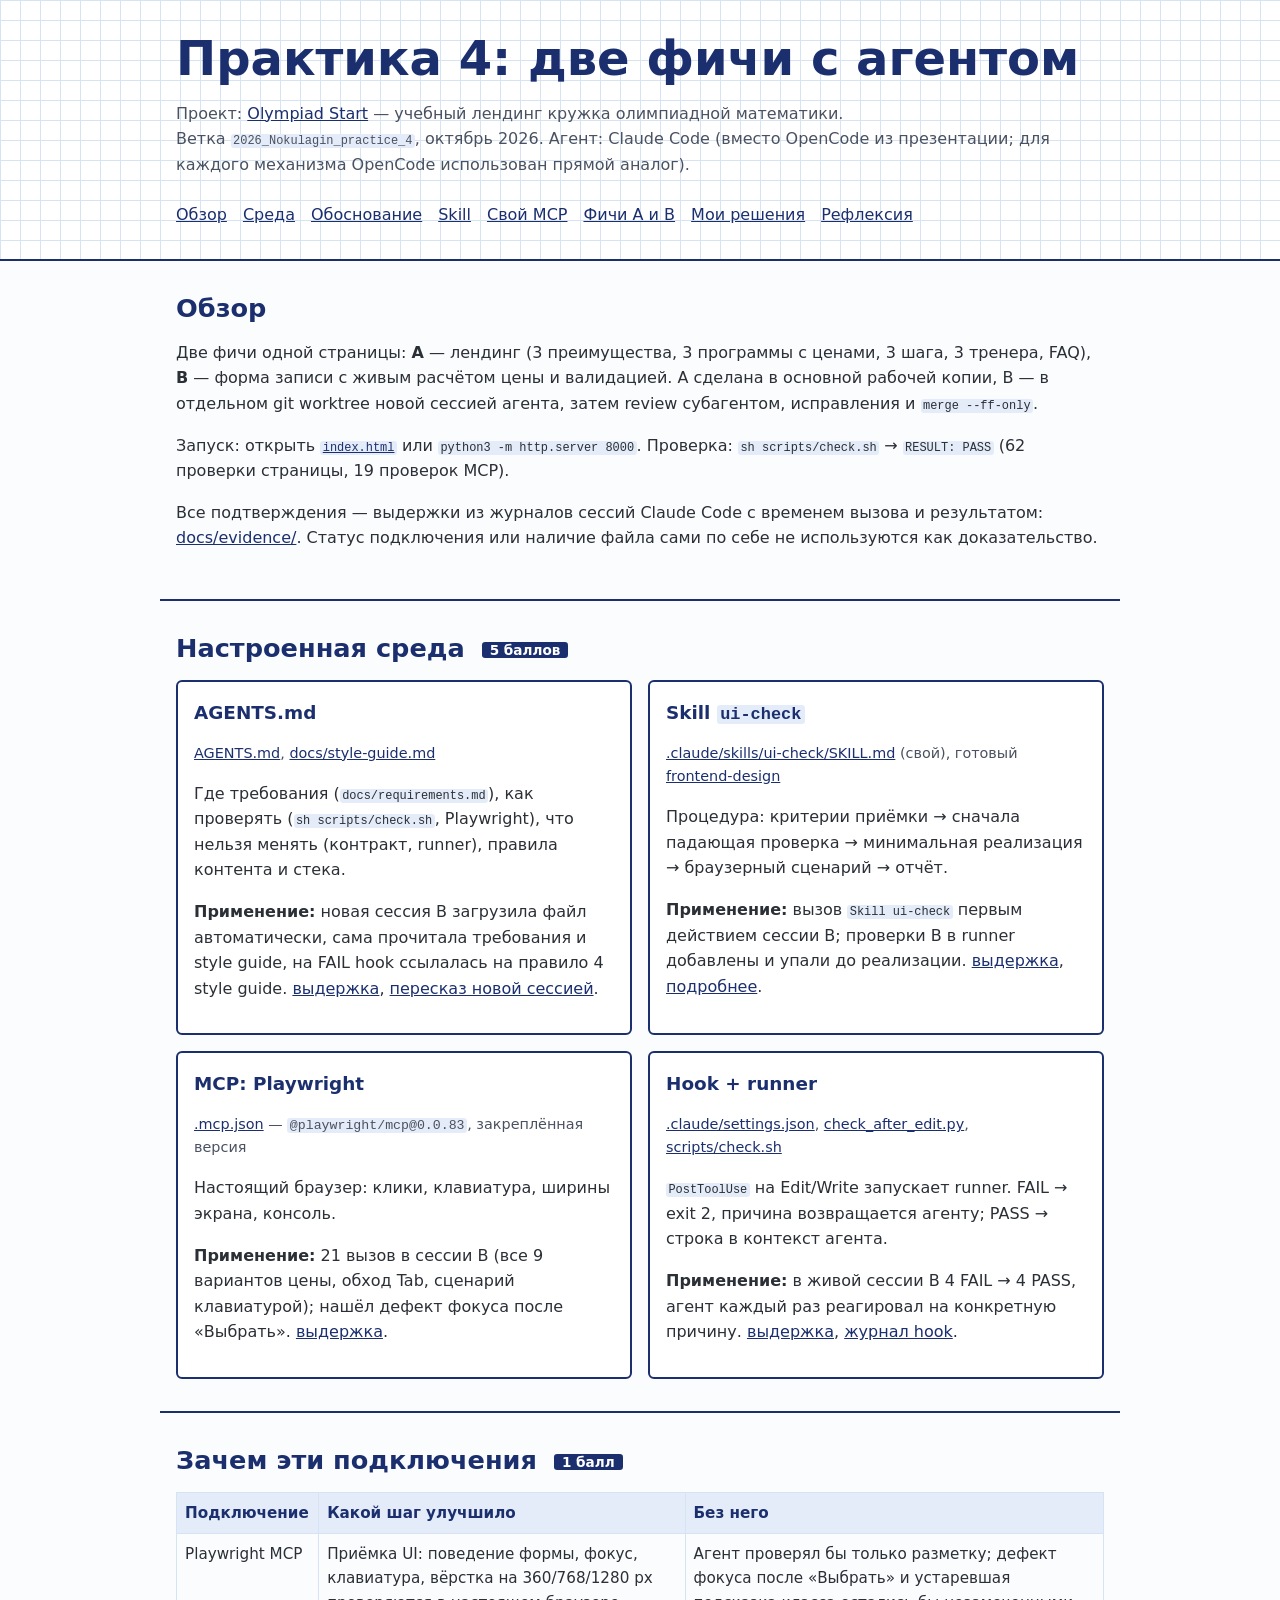
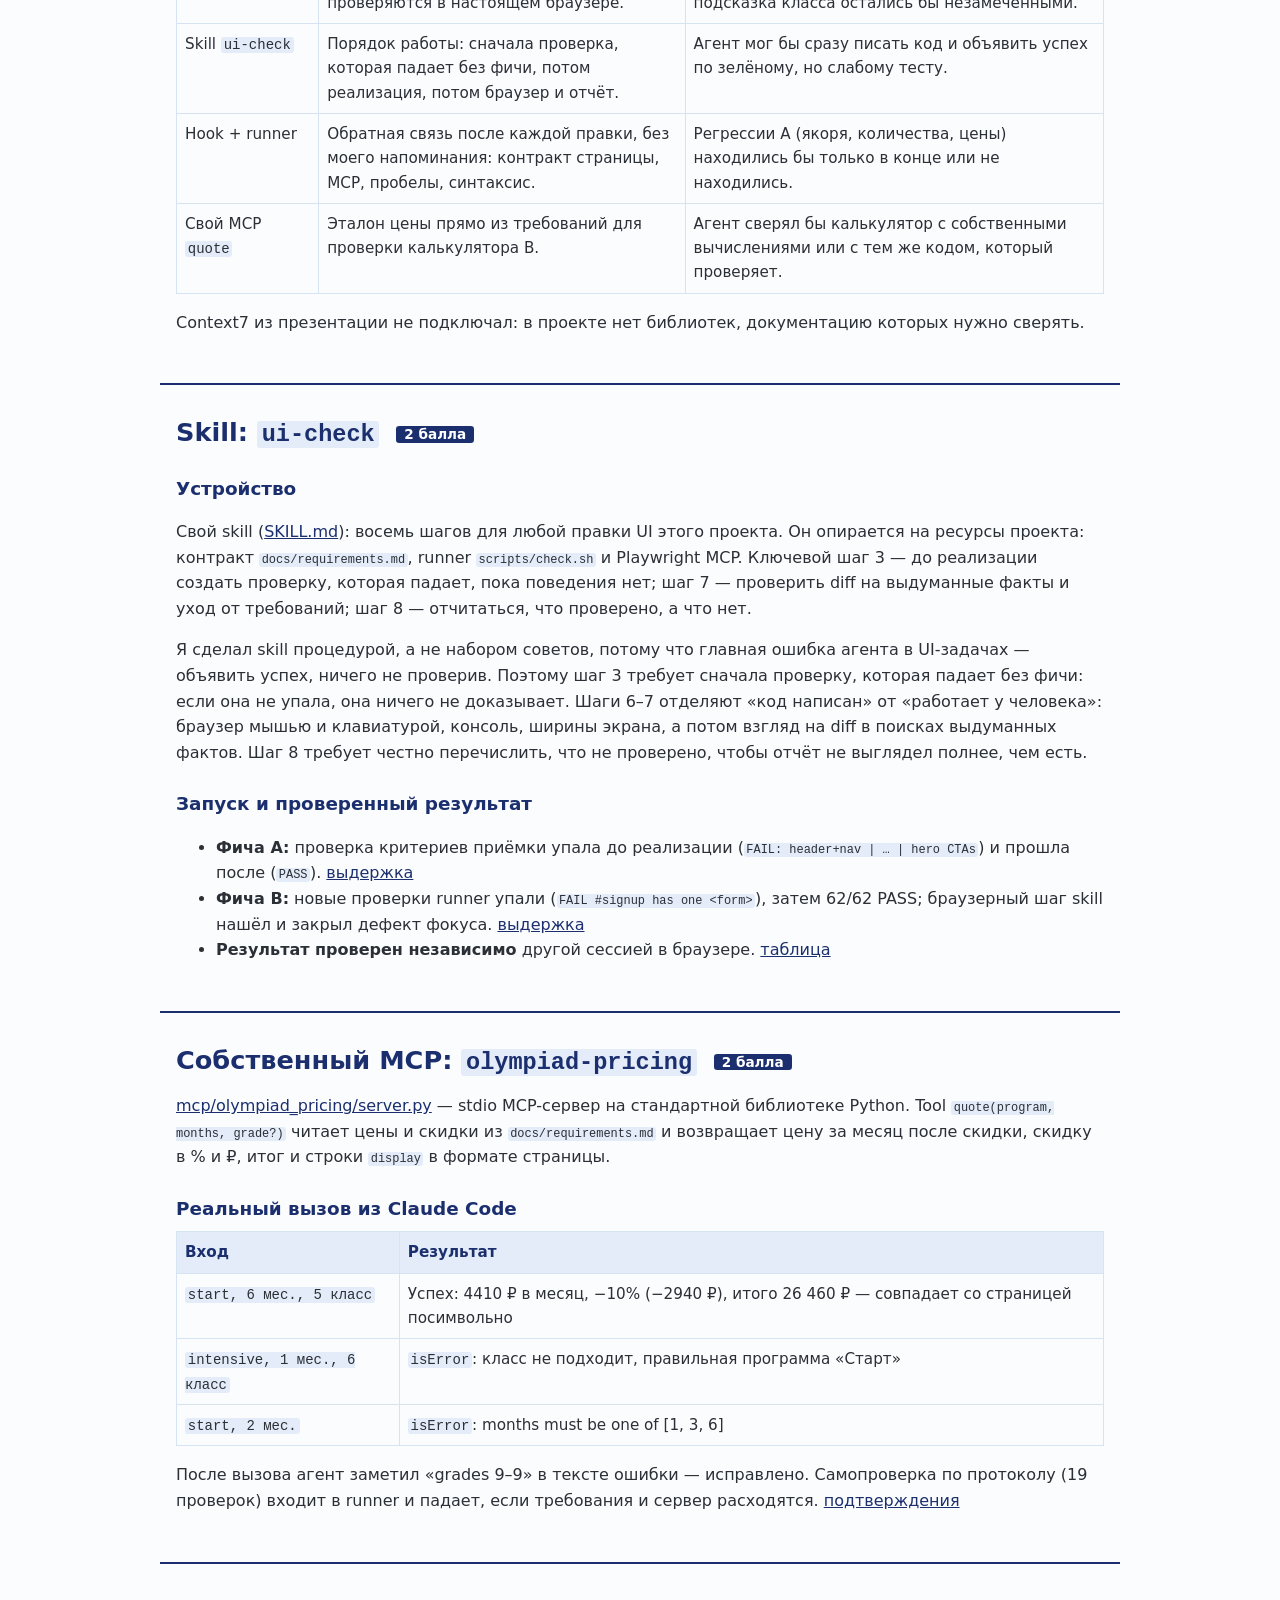
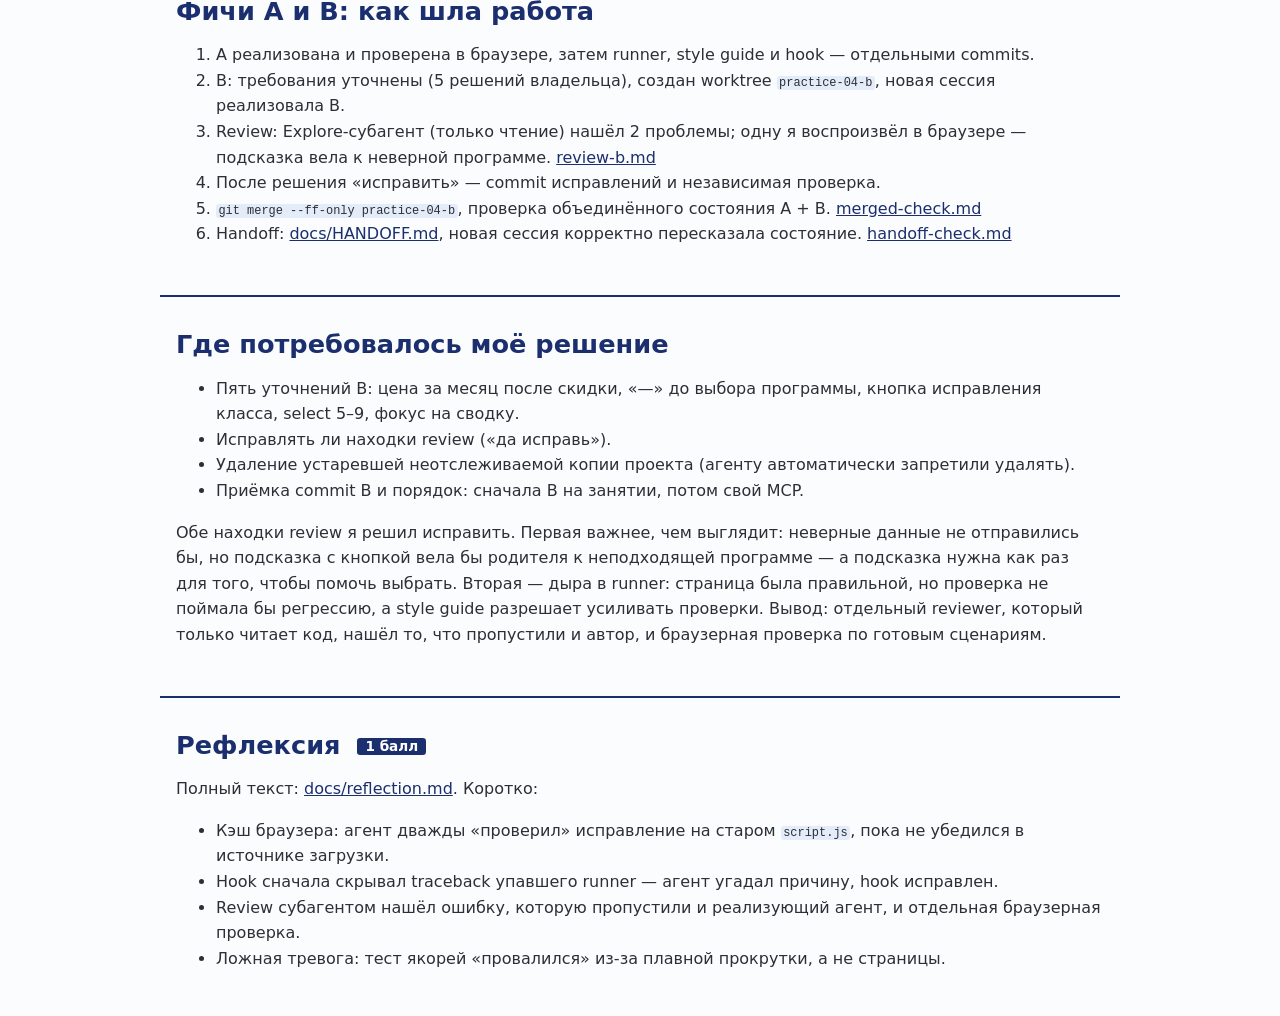
<file: practices/practice_04/docs/report.html>
<!DOCTYPE html>
<html lang="ru">
<head>
  <meta charset="UTF-8">
  <meta name="viewport" content="width=device-width, initial-scale=1">
  <title>Практика 4: две фичи с агентом</title>
  <style>
    :root {
      --paper: #fbfcfe;
      --grid: #d5e3f3;
      --grid-soft: #e3ecf8;
      --ink: #1b2f6e;
      --margin: #c8283c;
      --text: #2b2f36;
      --muted: #4a5160;
      --marker: #ffe14d;
      --todo: #fff6c2;
      --white: #ffffff;
    }

    * { box-sizing: border-box; }

    body {
      margin: 0;
      background: var(--paper);
      color: var(--text);
      font-family: system-ui, -apple-system, "Segoe UI", Roboto, Arial, sans-serif;
      line-height: 1.6;
    }

    a { color: var(--ink); }
    a:focus-visible { outline: 3px solid var(--ink); outline-offset: 2px; }

    code {
      padding: 0 0.2em;
      background: var(--grid-soft);
      border-radius: 0.2rem;
      font-size: 0.92em;
    }

    .cover {
      border-bottom: 2px solid var(--ink);
      background-color: var(--white);
      background-image:
        linear-gradient(var(--grid) 1px, transparent 1px),
        linear-gradient(90deg, var(--grid) 1px, transparent 1px);
      background-size: 1.25rem 1.25rem;
    }

    .cover__inner,
    .section {
      max-width: 60rem;
      margin: 0 auto;
      padding: 2rem 1rem;
    }

    .cover__title {
      margin: 0;
      color: var(--ink);
      font-size: 2.25rem;
      line-height: 1.1;
    }

    .cover__meta { margin: 1rem 0 0; color: var(--muted); }

    .toc {
      display: flex;
      flex-wrap: wrap;
      gap: 0.25rem 1rem;
      margin: 1.5rem 0 0;
      padding: 0;
      list-style: none;
    }

    h2 {
      margin: 0 0 1rem;
      color: var(--ink);
      font-size: 1.6rem;
      line-height: 1.2;
    }

    h3 { margin: 1.5rem 0 0.5rem; color: var(--ink); font-size: 1.15rem; }

    .section + .section { border-top: 2px solid var(--ink); }

    .points {
      display: inline-block;
      margin-left: 0.5rem;
      padding: 0 0.5rem;
      border-radius: 0.2rem;
      background: var(--ink);
      color: var(--white);
      font-size: 0.85rem;
      vertical-align: middle;
    }

    table {
      width: 100%;
      border-collapse: collapse;
      font-size: 0.95rem;
    }

    th, td {
      padding: 0.5rem;
      border: 1px solid var(--grid);
      text-align: left;
      vertical-align: top;
    }

    th { background: var(--grid-soft); color: var(--ink); }

    .table-wrap { overflow-x: auto; }

    .todo {
      margin: 1rem 0;
      padding: 0.75rem 1rem;
      border: 2px dashed var(--margin);
      background: var(--todo);
    }

    .todo strong { color: var(--margin); }

    .cards {
      display: grid;
      gap: 1rem;
    }

    .card {
      padding: 1rem;
      border: 2px solid var(--ink);
      border-radius: 0.375rem;
      background: var(--white);
    }

    .card h3 { margin-top: 0; }

    .card__files { color: var(--muted); font-size: 0.9rem; }

    pre {
      overflow-x: auto;
      padding: 0.75rem;
      background: var(--grid-soft);
      font-size: 0.85rem;
    }

    @media (min-width: 48rem) {
      .cover__title { font-size: 3rem; }
      .cards { grid-template-columns: repeat(2, 1fr); }
    }
  </style>
</head>
<body>
  <header class="cover">
    <div class="cover__inner">
      <h1 class="cover__title">Практика 4: две фичи с агентом</h1>
      <p class="cover__meta">
        Проект: <a href="../index.html">Olympiad Start</a> — учебный лендинг кружка олимпиадной математики.<br>
        Ветка <code>2026_Nokulagin_practice_4</code>, октябрь 2026. Агент: Claude Code (вместо OpenCode из презентации;
        для каждого механизма OpenCode использован прямой аналог).
      </p>
      <nav aria-label="Разделы отчёта">
        <ul class="toc">
          <li><a href="#overview">Обзор</a></li>
          <li><a href="#env">Среда</a></li>
          <li><a href="#why">Обоснование</a></li>
          <li><a href="#skill">Skill</a></li>
          <li><a href="#mcp">Свой MCP</a></li>
          <li><a href="#features">Фичи A и B</a></li>
          <li><a href="#decisions">Мои решения</a></li>
          <li><a href="#reflection">Рефлексия</a></li>
        </ul>
      </nav>
    </div>
  </header>

  <main>
    <section class="section" id="overview">
      <h2>Обзор</h2>
      <p>
        Две фичи одной страницы: <strong>A</strong> — лендинг (3 преимущества, 3 программы с ценами, 3 шага, 3 тренера, FAQ),
        <strong>B</strong> — форма записи с живым расчётом цены и валидацией. A сделана в основной рабочей копии,
        B — в отдельном git worktree новой сессией агента, затем review субагентом, исправления и <code>merge --ff-only</code>.
      </p>
      <p>
        Запуск: открыть <a href="../index.html"><code>index.html</code></a> или <code>python3 -m http.server 8000</code>.
        Проверка: <code>sh scripts/check.sh</code> → <code>RESULT: PASS</code> (62 проверки страницы, 19 проверок MCP).
      </p>
      <p>
        Все подтверждения — выдержки из журналов сессий Claude Code с временем вызова и результатом:
        <a href="evidence/README.md">docs/evidence/</a>. Статус подключения или наличие файла сами по себе не используются как доказательство.
      </p>
    </section>

    <section class="section" id="env">
      <h2>Настроенная среда <span class="points">5 баллов</span></h2>
      <div class="cards">
        <article class="card">
          <h3>AGENTS.md</h3>
          <p class="card__files"><a href="../AGENTS.md">AGENTS.md</a>, <a href="style-guide.md">docs/style-guide.md</a></p>
          <p>Где требования (<code>docs/requirements.md</code>), как проверять (<code>sh scripts/check.sh</code>, Playwright), что нельзя менять (контракт, runner), правила контента и стека.</p>
          <p><strong>Применение:</strong> новая сессия B загрузила файл автоматически, сама прочитала требования и style guide, на FAIL hook ссылалась на правило 4 style guide.
            <a href="evidence/feature-b-session.md#2-agentsmd-загружен-в-контекст-сессии">выдержка</a>,
            <a href="evidence/handoff-check.md">пересказ новой сессией</a>.</p>
        </article>
        <article class="card">
          <h3>Skill <code>ui-check</code></h3>
          <p class="card__files"><a href="../.claude/skills/ui-check/SKILL.md">.claude/skills/ui-check/SKILL.md</a> (свой), готовый <a href="../.claude/skills/frontend-design/SKILL.md">frontend-design</a></p>
          <p>Процедура: критерии приёмки → сначала падающая проверка → минимальная реализация → браузерный сценарий → отчёт.</p>
          <p><strong>Применение:</strong> вызов <code>Skill ui-check</code> первым действием сессии B; проверки B в runner добавлены и упали до реализации.
            <a href="evidence/feature-b-session.md#3-skill-ui-check-загружен">выдержка</a>, <a href="#skill">подробнее</a>.</p>
        </article>
        <article class="card">
          <h3>MCP: Playwright</h3>
          <p class="card__files"><a href="../.mcp.json">.mcp.json</a> — <code>@playwright/mcp@0.0.83</code>, закреплённая версия</p>
          <p>Настоящий браузер: клики, клавиатура, ширины экрана, консоль.</p>
          <p><strong>Применение:</strong> 21 вызов в сессии B (все 9 вариантов цены, обход Tab, сценарий клавиатурой); нашёл дефект фокуса после «Выбрать».
            <a href="evidence/feature-b-session.md#5-playwright-mcp-проверка-b-в-браузере">выдержка</a>.</p>
        </article>
        <article class="card">
          <h3>Hook + runner</h3>
          <p class="card__files"><a href="../.claude/settings.json">.claude/settings.json</a>, <a href="../.claude/hooks/check_after_edit.py">check_after_edit.py</a>, <a href="../scripts/check.sh">scripts/check.sh</a></p>
          <p><code>PostToolUse</code> на Edit/Write запускает runner. FAIL → exit 2, причина возвращается агенту; PASS → строка в контекст агента.</p>
          <p><strong>Применение:</strong> в живой сессии B 4 FAIL → 4 PASS, агент каждый раз реагировал на конкретную причину.
            <a href="evidence/feature-b-session.md#4-hook-результат-проверки-после-каждой-правки-возвращается-агенту">выдержка</a>,
            <a href="evidence/check-hook-feature-b.txt">журнал hook</a>.</p>
        </article>
      </div>
    </section>

    <section class="section" id="why">
      <h2>Зачем эти подключения <span class="points">1 балл</span></h2>
      <div class="table-wrap">
        <table>
          <thead>
            <tr><th>Подключение</th><th>Какой шаг улучшило</th><th>Без него</th></tr>
          </thead>
          <tbody>
            <tr>
              <td>Playwright MCP</td>
              <td>Приёмка UI: поведение формы, фокус, клавиатура, вёрстка на 360/768/1280 px проверяются в настоящем браузере.</td>
              <td>Агент проверял бы только разметку; дефект фокуса после «Выбрать» и устаревшая подсказка класса остались бы незамеченными.</td>
            </tr>
            <tr>
              <td>Skill <code>ui-check</code></td>
              <td>Порядок работы: сначала проверка, которая падает без фичи, потом реализация, потом браузер и отчёт.</td>
              <td>Агент мог бы сразу писать код и объявить успех по зелёному, но слабому тесту.</td>
            </tr>
            <tr>
              <td>Hook + runner</td>
              <td>Обратная связь после каждой правки, без моего напоминания: контракт страницы, MCP, пробелы, синтаксис.</td>
              <td>Регрессии A (якоря, количества, цены) находились бы только в конце или не находились.</td>
            </tr>
            <tr>
              <td>Свой MCP <code>quote</code></td>
              <td>Эталон цены прямо из требований для проверки калькулятора B.</td>
              <td>Агент сверял бы калькулятор с собственными вычислениями или с тем же кодом, который проверяет.</td>
            </tr>
          </tbody>
        </table>
      </div>
      <p>Context7 из презентации не подключал: в проекте нет библиотек, документацию которых нужно сверять.</p>
    </section>

    <section class="section" id="skill">
      <h2>Skill: <code>ui-check</code> <span class="points">2 балла</span></h2>
      <h3>Устройство</h3>
      <p>
        Свой skill (<a href="../.claude/skills/ui-check/SKILL.md">SKILL.md</a>): восемь шагов для любой правки UI этого проекта.
        Он опирается на ресурсы проекта: контракт <code>docs/requirements.md</code>, runner <code>scripts/check.sh</code>
        и Playwright MCP. Ключевой шаг 3 — до реализации создать проверку, которая падает, пока поведения нет;
        шаг 7 — проверить diff на выдуманные факты и уход от требований; шаг 8 — отчитаться, что проверено, а что нет.
      </p>
      <p>
        Я сделал skill процедурой, а не набором советов, потому что главная ошибка агента в UI-задачах —
        объявить успех, ничего не проверив. Поэтому шаг 3 требует сначала проверку, которая падает без фичи:
        если она не упала, она ничего не доказывает. Шаги 6–7 отделяют «код написан» от «работает у человека»:
        браузер мышью и клавиатурой, консоль, ширины экрана, а потом взгляд на diff в поисках выдуманных фактов.
        Шаг 8 требует честно перечислить, что не проверено, чтобы отчёт не выглядел полнее, чем есть.
      </p>
      <h3>Запуск и проверенный результат</h3>
      <ul>
        <li><strong>Фича A:</strong> проверка критериев приёмки упала до реализации (<code>FAIL: header+nav | … | hero CTAs</code>) и прошла после (<code>PASS</code>). <a href="evidence/feature-a-and-setup.md">выдержка</a></li>
        <li><strong>Фича B:</strong> новые проверки runner упали (<code>FAIL #signup has one &lt;form&gt;</code>), затем 62/62 PASS; браузерный шаг skill нашёл и закрыл дефект фокуса. <a href="evidence/feature-b-session.md">выдержка</a></li>
        <li><strong>Результат проверен независимо</strong> другой сессией в браузере. <a href="evidence/independent-check-b.md">таблица</a></li>
      </ul>
    </section>

    <section class="section" id="mcp">
      <h2>Собственный MCP: <code>olympiad-pricing</code> <span class="points">2 балла</span></h2>
      <p>
        <a href="../mcp/olympiad_pricing/server.py">mcp/olympiad_pricing/server.py</a> — stdio MCP-сервер на стандартной библиотеке Python.
        Tool <code>quote(program, months, grade?)</code> читает цены и скидки из <code>docs/requirements.md</code> и возвращает
        цену за месяц после скидки, скидку в % и ₽, итог и строки <code>display</code> в формате страницы.
      </p>
      <h3>Реальный вызов из Claude Code</h3>
      <div class="table-wrap">
        <table>
          <thead><tr><th>Вход</th><th>Результат</th></tr></thead>
          <tbody>
            <tr><td><code>start, 6 мес., 5 класс</code></td><td>Успех: 4410 ₽ в месяц, −10% (−2940 ₽), итого 26 460 ₽ — совпадает со страницей посимвольно</td></tr>
            <tr><td><code>intensive, 1 мес., 6 класс</code></td><td><code>isError</code>: класс не подходит, правильная программа «Старт»</td></tr>
            <tr><td><code>start, 2 мес.</code></td><td><code>isError</code>: months must be one of [1, 3, 6]</td></tr>
          </tbody>
        </table>
      </div>
      <p>
        После вызова агент заметил «grades 9–9» в тексте ошибки — исправлено. Самопроверка по протоколу (19 проверок) входит в runner
        и падает, если требования и сервер расходятся. <a href="evidence/own-mcp.md">подтверждения</a>
      </p>
    </section>

    <section class="section" id="features">
      <h2>Фичи A и B: как шла работа</h2>
      <ol>
        <li>A реализована и проверена в браузере, затем runner, style guide и hook — отдельными commits.</li>
        <li>B: требования уточнены (5 решений владельца), создан worktree <code>practice-04-b</code>, новая сессия реализовала B.</li>
        <li>Review: Explore-субагент (только чтение) нашёл 2 проблемы; одну я воспроизвёл в браузере — подсказка вела к неверной программе. <a href="evidence/review-b.md">review-b.md</a></li>
        <li>После решения «исправить» — commit исправлений и независимая проверка.</li>
        <li><code>git merge --ff-only practice-04-b</code>, проверка объединённого состояния A + B. <a href="evidence/merged-check.md">merged-check.md</a></li>
        <li>Handoff: <a href="HANDOFF.md">docs/HANDOFF.md</a>, новая сессия корректно пересказала состояние. <a href="evidence/handoff-check.md">handoff-check.md</a></li>
      </ol>
    </section>

    <section class="section" id="decisions">
      <h2>Где потребовалось моё решение</h2>
      <ul>
        <li>Пять уточнений B: цена за месяц после скидки, «—» до выбора программы, кнопка исправления класса, select 5–9, фокус на сводку.</li>
        <li>Исправлять ли находки review («да исправь»).</li>
        <li>Удаление устаревшей неотслеживаемой копии проекта (агенту автоматически запретили удалять).</li>
        <li>Приёмка commit B и порядок: сначала B на занятии, потом свой MCP.</li>
      </ul>
      <p>
        Обе находки review я решил исправить. Первая важнее, чем выглядит: неверные данные не отправились бы,
        но подсказка с кнопкой вела бы родителя к неподходящей программе — а подсказка нужна как раз для того,
        чтобы помочь выбрать. Вторая — дыра в runner: страница была правильной, но проверка не поймала бы
        регрессию, а style guide разрешает усиливать проверки. Вывод: отдельный reviewer, который только читает код,
        нашёл то, что пропустили и автор, и браузерная проверка по готовым сценариям.
      </p>
    </section>

    <section class="section" id="reflection">
      <h2>Рефлексия <span class="points">1 балл</span></h2>
      <p>Полный текст: <a href="reflection.md">docs/reflection.md</a>. Коротко:</p>
      <ul>
        <li>Кэш браузера: агент дважды «проверил» исправление на старом <code>script.js</code>, пока не убедился в источнике загрузки.</li>
        <li>Hook сначала скрывал traceback упавшего runner — агент угадал причину, hook исправлен.</li>
        <li>Review субагентом нашёл ошибку, которую пропустили и реализующий агент, и отдельная браузерная проверка.</li>
        <li>Ложная тревога: тест якорей «провалился» из-за плавной прокрутки, а не страницы.</li>
      </ul>
    </section>
  </main>
</body>
</html>
</file>
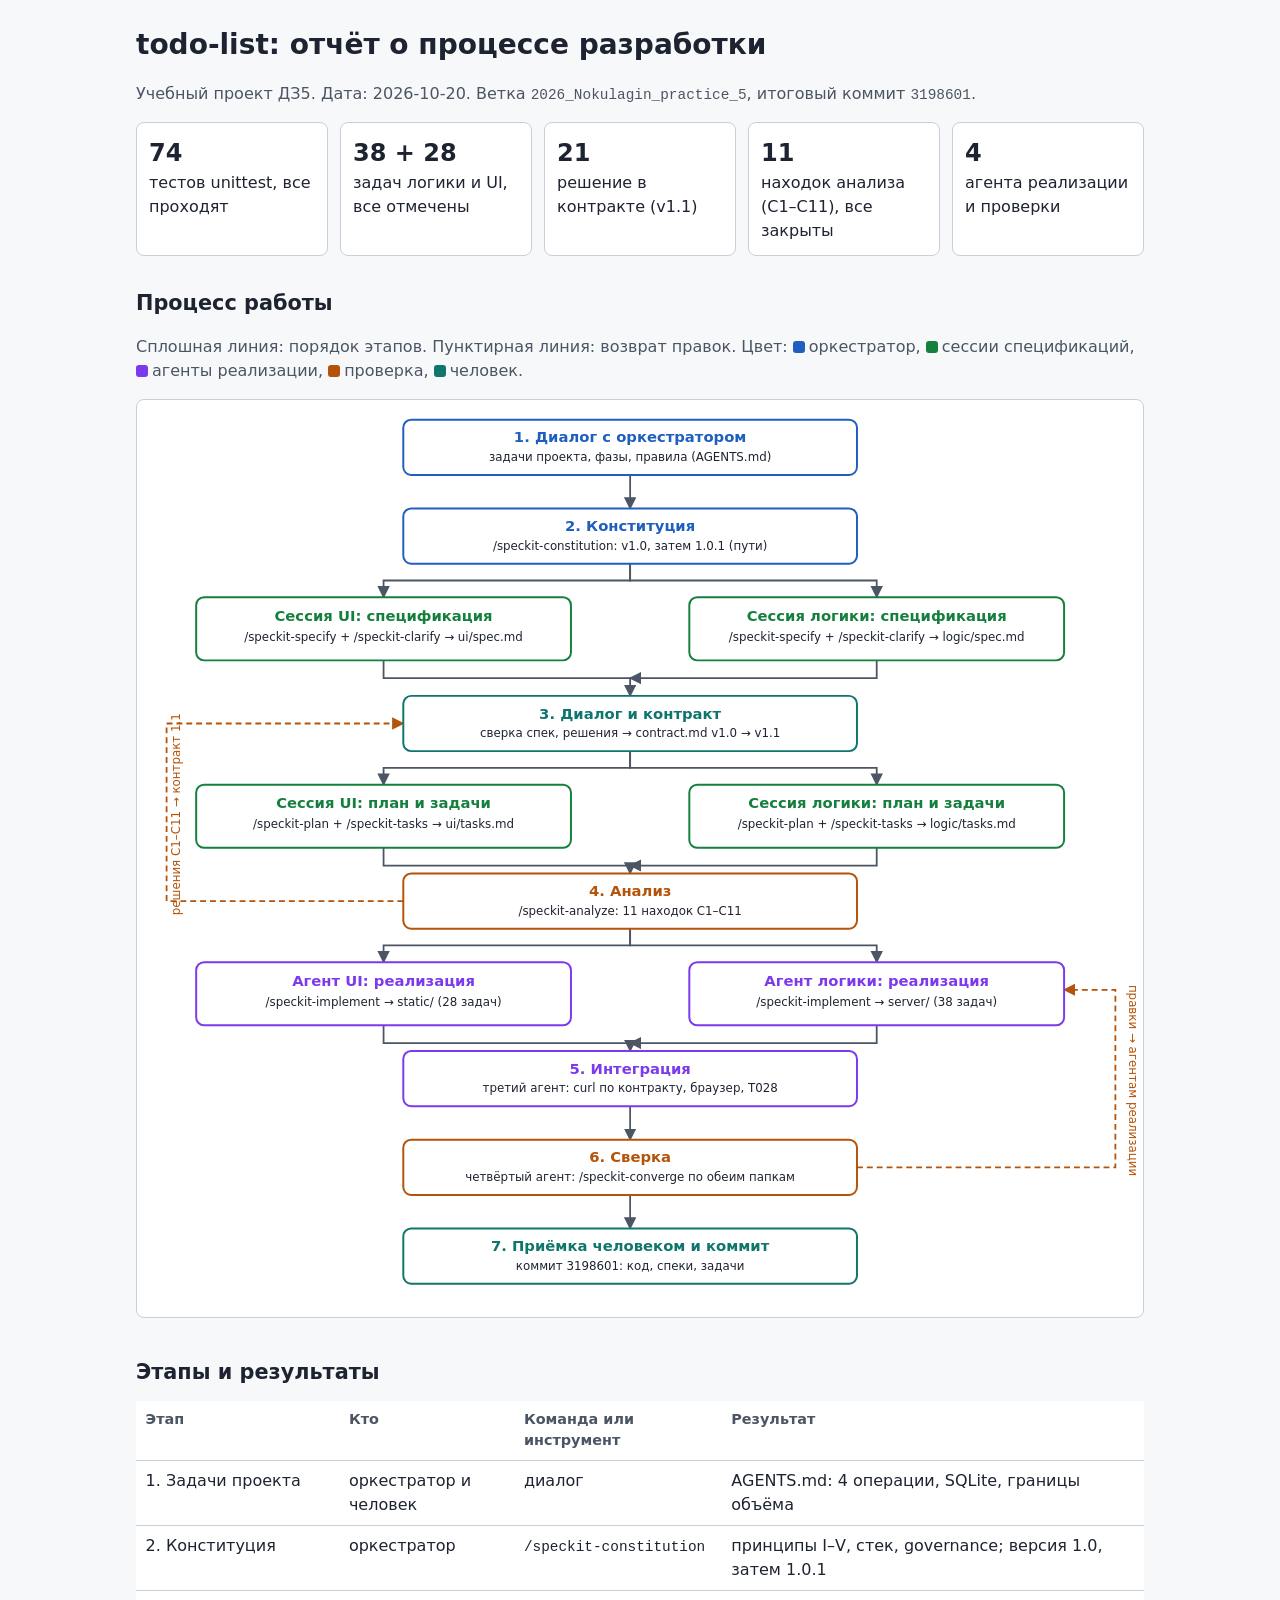
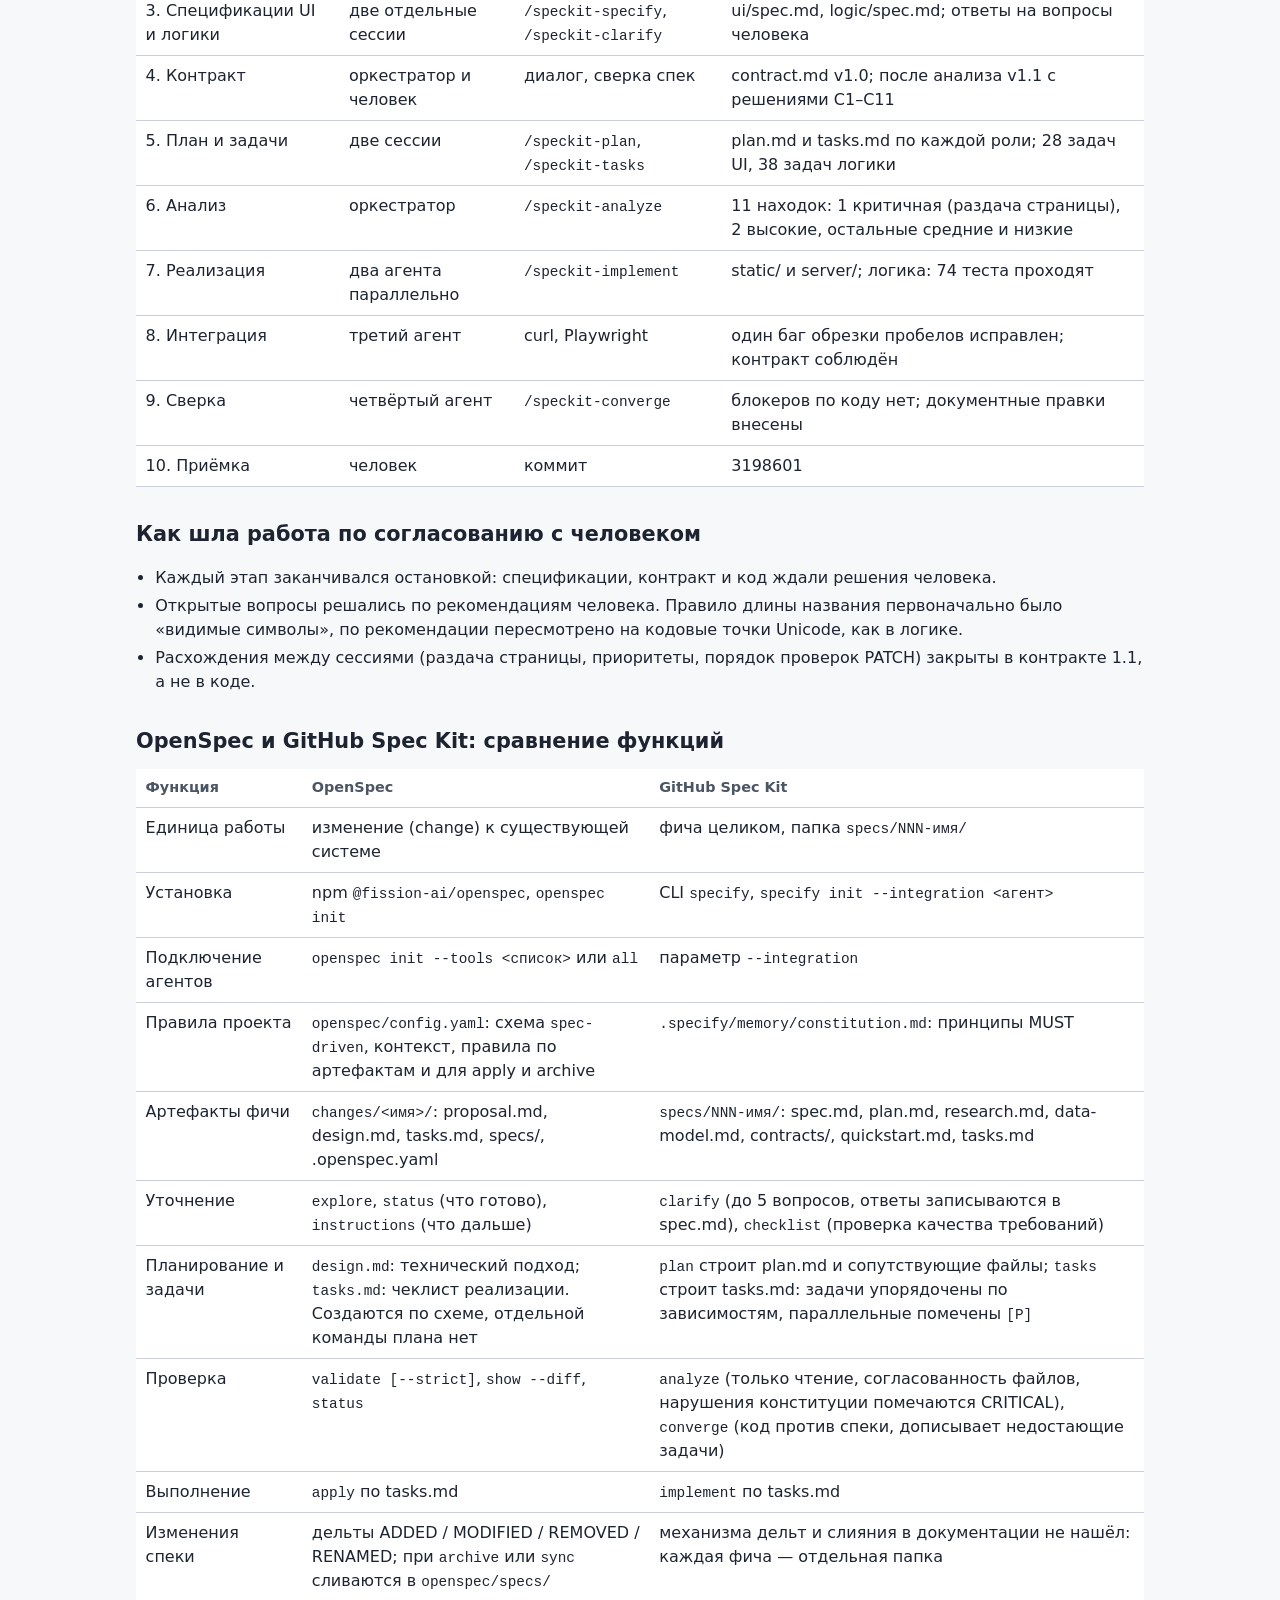
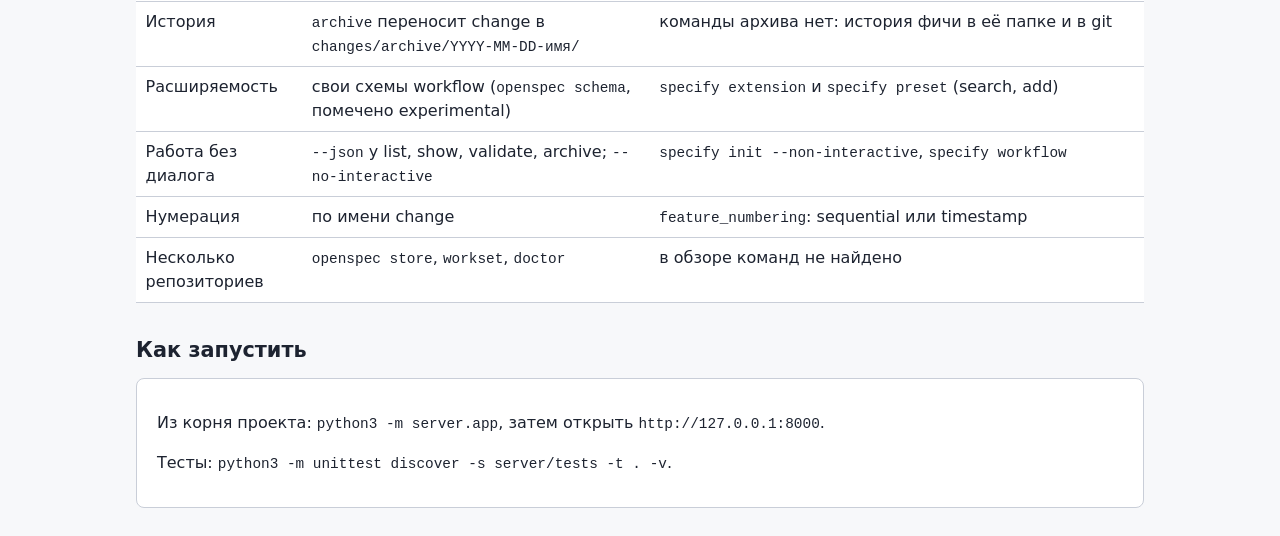
<file: practices/practice_05/todo-list/report.html>
<!doctype html>
<html lang="ru">
<head>
<meta charset="utf-8">
<meta name="viewport" content="width=device-width, initial-scale=1">
<title>Отчёт: todo-list, процесс разработки</title>
<style>
  :root {
    --bg: #f7f8fa;
    --panel: #ffffff;
    --text: #1d2330;
    --muted: #4b5563;
    --line: #c9ced8;
    --orch: #1f5fbf;
    --session: #15803d;
    --agent: #7c3aed;
    --check: #b45309;
    --human: #0f766e;
  }
  @media (prefers-color-scheme: dark) {
    :root:not([data-theme="light"]) {
      --bg: #12151c;
      --panel: #1a1f2a;
      --text: #e6e9ef;
      --muted: #aab2c0;
      --line: #374151;
      --orch: #7fb0ff;
      --session: #6fd495;
      --agent: #c4a7ff;
      --check: #f5b75c;
      --human: #6fd4c8;
    }
  }
  :root[data-theme="dark"] {
    --bg: #12151c;
    --panel: #1a1f2a;
    --text: #e6e9ef;
    --muted: #aab2c0;
    --line: #374151;
    --orch: #7fb0ff;
    --session: #6fd495;
    --agent: #c4a7ff;
    --check: #f5b75c;
    --human: #6fd4c8;
  }
  * { box-sizing: border-box; }
  body {
    margin: 0;
    background: var(--bg);
    color: var(--text);
    font: 16px/1.5 system-ui, -apple-system, "Segoe UI", sans-serif;
  }
  main { max-width: 1040px; margin: 0 auto; padding: 1rem; }
  h1 { font-size: 1.75rem; margin: 0.5rem 0; }
  h2 { font-size: 1.3rem; margin: 2rem 0 0.75rem; }
  p, li { color: var(--text); }
  .muted { color: var(--muted); }
  .panel {
    background: var(--panel);
    border: 1px solid var(--line);
    border-radius: 8px;
    padding: 1rem 1.25rem;
    margin: 0.75rem 0;
  }
  .stats { display: grid; grid-template-columns: repeat(auto-fit, minmax(160px, 1fr)); gap: 0.75rem; }
  .stat { background: var(--panel); border: 1px solid var(--line); border-radius: 8px; padding: 0.75rem; }
  .stat b { display: block; font-size: 1.5rem; }
  table { width: 100%; border-collapse: collapse; background: var(--panel); }
  th, td { text-align: left; padding: 0.5rem 0.6rem; border-bottom: 1px solid var(--line); vertical-align: top; }
  th { font-size: 0.9rem; color: var(--muted); }
  code { font: 0.9em ui-monospace, Menlo, monospace; }
  .legend span { display: inline-block; margin-right: 1rem; font-size: 0.9rem; }
  .swatch { display: inline-block; width: 12px; height: 12px; border-radius: 3px; vertical-align: -1px; margin-right: 4px; }
  svg text { font-family: system-ui, -apple-system, "Segoe UI", sans-serif; }
  .diagram { width: 100%; height: auto; background: var(--panel); border: 1px solid var(--line); border-radius: 8px; }
  .box-title { font-size: 15px; font-weight: 700; }
  .box-sub { font-size: 12px; }
  .arrow { fill: none; stroke: var(--muted); stroke-width: 1.8; marker-end: url(#arr); }
  .back { fill: none; stroke: var(--check); stroke-width: 1.8; stroke-dasharray: 6 4; marker-end: url(#arrBack); }
  .lbl { font-size: 12px; fill: var(--check); }
  ul { padding-left: 1.2rem; }
  li { margin: 0.25rem 0; }
  @media (max-width: 600px) {
    h1 { font-size: 1.35rem; }
    table, thead, tbody, tr, th, td { display: block; }
    thead { display: none; }
    tr { border-bottom: 1px solid var(--line); padding: 0.5rem 0; }
    td { border: 0; padding: 0.15rem 0; }
    td::before { content: attr(data-label) ": "; color: var(--muted); }
  }
</style>
</head>
<body>
<main>
  <h1>todo-list: отчёт о процессе разработки</h1>
  <p class="muted">Учебный проект ДЗ5. Дата: 2026-10-20. Ветка <code>2026_Nokulagin_practice_5</code>, итоговый коммит <code>3198601</code>.</p>

  <div class="stats">
    <div class="stat"><b>74</b>тестов unittest, все проходят</div>
    <div class="stat"><b>38 + 28</b>задач логики и UI, все отмечены</div>
    <div class="stat"><b>21</b>решение в контракте (v1.1)</div>
    <div class="stat"><b>11</b>находок анализа (C1–C11), все закрыты</div>
    <div class="stat"><b>4</b>агента реализации и проверки</div>
  </div>

  <h2>Процесс работы</h2>
  <p class="muted">Сплошная линия: порядок этапов. Пунктирная линия: возврат правок. Цвет: <span class="swatch" style="background:var(--orch)"></span>оркестратор,
    <span class="swatch" style="background:var(--session)"></span>сессии спецификаций,
    <span class="swatch" style="background:var(--agent)"></span>агенты реализации,
    <span class="swatch" style="background:var(--check)"></span>проверка,
    <span class="swatch" style="background:var(--human)"></span>человек.</p>

  <svg class="diagram" viewBox="0 0 1020 930" role="img" aria-labelledby="diagram-title diagram-desc">
    <title id="diagram-title">Диаграмма процесса разработки todo-list</title>
    <desc id="diagram-desc">Диалог с оркестратором, конституция, две сессии спецификаций UI и логики, диалог и контракт, планы и задачи в двух сессиях, анализ, реализация двумя агентами, интеграция, сверка, приёмка и коммит. Возвраты правок идут назад к контракту и к агентам реализации.</desc>
    <defs>
      <marker id="arr" viewBox="0 0 10 10" refX="9" refY="5" markerWidth="7" markerHeight="7" orient="auto-start-reverse">
        <path d="M0,0 L10,5 L0,10 z" fill="var(--muted)"/>
      </marker>
      <marker id="arrBack" viewBox="0 0 10 10" refX="9" refY="5" markerWidth="7" markerHeight="7" orient="auto-start-reverse">
        <path d="M0,0 L10,5 L0,10 z" fill="var(--check)"/>
      </marker>
    </defs>

    <!-- Стрелки: основной поток -->
    <path class="arrow" d="M500 76 V110"/>
    <path class="arrow" d="M500 166 V183 H250 V200"/>
    <path class="arrow" d="M500 166 V183 H750 V200"/>
    <path class="arrow" d="M250 264 V282 H500 V300"/>
    <path class="arrow" d="M750 264 V282 H500"/>
    <path class="arrow" d="M500 356 V373 H250 V390"/>
    <path class="arrow" d="M500 356 V373 H750 V390"/>
    <path class="arrow" d="M250 454 V472 H500 V480"/>
    <path class="arrow" d="M750 454 V472 H500"/>
    <path class="arrow" d="M500 536 V553 H250 V570"/>
    <path class="arrow" d="M500 536 V553 H750 V570"/>
    <path class="arrow" d="M250 634 V652 H500 V660"/>
    <path class="arrow" d="M750 634 V652 H500"/>
    <path class="arrow" d="M500 716 V750"/>
    <path class="arrow" d="M500 806 V840"/>

    <!-- Возврат: решения C1–C11 назад к контракту -->
    <path class="back" d="M270 508 H30 V328 H270"/>
    <text class="lbl" x="44" y="420" text-anchor="middle" transform="rotate(-90 44 420)">решения C1–C11 → контракт 1.1</text>

    <!-- Возврат: правки от сверки агентам реализации -->
    <path class="back" d="M730 778 H992 V598 H940"/>
    <text class="lbl" x="1006" y="690" text-anchor="middle" transform="rotate(90 1006 690)">правки → агентам реализации</text>

    <!-- 1. Оркестратор -->
    <rect x="270" y="20" width="460" height="56" rx="8" fill="var(--panel)" stroke="var(--orch)" stroke-width="2"/>
    <text class="box-title" x="500" y="43" text-anchor="middle" fill="var(--orch)">1. Диалог с оркестратором</text>
    <text class="box-sub" x="500" y="62" text-anchor="middle" fill="var(--text)">задачи проекта, фазы, правила (AGENTS.md)</text>

    <!-- 2. Конституция -->
    <rect x="270" y="110" width="460" height="56" rx="8" fill="var(--panel)" stroke="var(--orch)" stroke-width="2"/>
    <text class="box-title" x="500" y="133" text-anchor="middle" fill="var(--orch)">2. Конституция</text>
    <text class="box-sub" x="500" y="152" text-anchor="middle" fill="var(--text)">/speckit-constitution: v1.0, затем 1.0.1 (пути)</text>

    <!-- 3a/3b. Сессии спецификаций -->
    <rect x="60" y="200" width="380" height="64" rx="8" fill="var(--panel)" stroke="var(--session)" stroke-width="2"/>
    <text class="box-title" x="250" y="224" text-anchor="middle" fill="var(--session)">Сессия UI: спецификация</text>
    <text class="box-sub" x="250" y="244" text-anchor="middle" fill="var(--text)">/speckit-specify + /speckit-clarify → ui/spec.md</text>

    <rect x="560" y="200" width="380" height="64" rx="8" fill="var(--panel)" stroke="var(--session)" stroke-width="2"/>
    <text class="box-title" x="750" y="224" text-anchor="middle" fill="var(--session)">Сессия логики: спецификация</text>
    <text class="box-sub" x="750" y="244" text-anchor="middle" fill="var(--text)">/speckit-specify + /speckit-clarify → logic/spec.md</text>

    <!-- 4. Диалог и контракт -->
    <rect x="270" y="300" width="460" height="56" rx="8" fill="var(--panel)" stroke="var(--human)" stroke-width="2"/>
    <text class="box-title" x="500" y="323" text-anchor="middle" fill="var(--human)">3. Диалог и контракт</text>
    <text class="box-sub" x="500" y="342" text-anchor="middle" fill="var(--text)">сверка спек, решения → contract.md v1.0 → v1.1</text>

    <!-- 5a/5b. План и задачи -->
    <rect x="60" y="390" width="380" height="64" rx="8" fill="var(--panel)" stroke="var(--session)" stroke-width="2"/>
    <text class="box-title" x="250" y="414" text-anchor="middle" fill="var(--session)">Сессия UI: план и задачи</text>
    <text class="box-sub" x="250" y="434" text-anchor="middle" fill="var(--text)">/speckit-plan + /speckit-tasks → ui/tasks.md</text>

    <rect x="560" y="390" width="380" height="64" rx="8" fill="var(--panel)" stroke="var(--session)" stroke-width="2"/>
    <text class="box-title" x="750" y="414" text-anchor="middle" fill="var(--session)">Сессия логики: план и задачи</text>
    <text class="box-sub" x="750" y="434" text-anchor="middle" fill="var(--text)">/speckit-plan + /speckit-tasks → logic/tasks.md</text>

    <!-- 6. Анализ -->
    <rect x="270" y="480" width="460" height="56" rx="8" fill="var(--panel)" stroke="var(--check)" stroke-width="2"/>
    <text class="box-title" x="500" y="503" text-anchor="middle" fill="var(--check)">4. Анализ</text>
    <text class="box-sub" x="500" y="522" text-anchor="middle" fill="var(--text)">/speckit-analyze: 11 находок C1–C11</text>

    <!-- 7a/7b. Реализация агентами -->
    <rect x="60" y="570" width="380" height="64" rx="8" fill="var(--panel)" stroke="var(--agent)" stroke-width="2"/>
    <text class="box-title" x="250" y="594" text-anchor="middle" fill="var(--agent)">Агент UI: реализация</text>
    <text class="box-sub" x="250" y="614" text-anchor="middle" fill="var(--text)">/speckit-implement → static/ (28 задач)</text>

    <rect x="560" y="570" width="380" height="64" rx="8" fill="var(--panel)" stroke="var(--agent)" stroke-width="2"/>
    <text class="box-title" x="750" y="594" text-anchor="middle" fill="var(--agent)">Агент логики: реализация</text>
    <text class="box-sub" x="750" y="614" text-anchor="middle" fill="var(--text)">/speckit-implement → server/ (38 задач)</text>

    <!-- 8. Интеграция -->
    <rect x="270" y="660" width="460" height="56" rx="8" fill="var(--panel)" stroke="var(--agent)" stroke-width="2"/>
    <text class="box-title" x="500" y="683" text-anchor="middle" fill="var(--agent)">5. Интеграция</text>
    <text class="box-sub" x="500" y="702" text-anchor="middle" fill="var(--text)">третий агент: curl по контракту, браузер, T028</text>

    <!-- 9. Сверка -->
    <rect x="270" y="750" width="460" height="56" rx="8" fill="var(--panel)" stroke="var(--check)" stroke-width="2"/>
    <text class="box-title" x="500" y="773" text-anchor="middle" fill="var(--check)">6. Сверка</text>
    <text class="box-sub" x="500" y="792" text-anchor="middle" fill="var(--text)">четвёртый агент: /speckit-converge по обеим папкам</text>

    <!-- 10. Приёмка -->
    <rect x="270" y="840" width="460" height="56" rx="8" fill="var(--panel)" stroke="var(--human)" stroke-width="2"/>
    <text class="box-title" x="500" y="863" text-anchor="middle" fill="var(--human)">7. Приёмка человеком и коммит</text>
    <text class="box-sub" x="500" y="882" text-anchor="middle" fill="var(--text)">коммит 3198601: код, спеки, задачи</text>
  </svg>

  <h2>Этапы и результаты</h2>
  <table>
    <thead><tr><th>Этап</th><th>Кто</th><th>Команда или инструмент</th><th>Результат</th></tr></thead>
    <tbody>
      <tr><td data-label="Этап">1. Задачи проекта</td><td data-label="Кто">оркестратор и человек</td><td data-label="Инструмент">диалог</td><td data-label="Результат">AGENTS.md: 4 операции, SQLite, границы объёма</td></tr>
      <tr><td data-label="Этап">2. Конституция</td><td data-label="Кто">оркестратор</td><td data-label="Инструмент"><code>/speckit-constitution</code></td><td data-label="Результат">принципы I–V, стек, governance; версия 1.0, затем 1.0.1</td></tr>
      <tr><td data-label="Этап">3. Спецификации UI и логики</td><td data-label="Кто">две отдельные сессии</td><td data-label="Инструмент"><code>/speckit-specify</code>, <code>/speckit-clarify</code></td><td data-label="Результат">ui/spec.md, logic/spec.md; ответы на вопросы человека</td></tr>
      <tr><td data-label="Этап">4. Контракт</td><td data-label="Кто">оркестратор и человек</td><td data-label="Инструмент">диалог, сверка спек</td><td data-label="Результат">contract.md v1.0; после анализа v1.1 с решениями C1–C11</td></tr>
      <tr><td data-label="Этап">5. План и задачи</td><td data-label="Кто">две сессии</td><td data-label="Инструмент"><code>/speckit-plan</code>, <code>/speckit-tasks</code></td><td data-label="Результат">plan.md и tasks.md по каждой роли; 28 задач UI, 38 задач логики</td></tr>
      <tr><td data-label="Этап">6. Анализ</td><td data-label="Кто">оркестратор</td><td data-label="Инструмент"><code>/speckit-analyze</code></td><td data-label="Результат">11 находок: 1 критичная (раздача страницы), 2 высокие, остальные средние и низкие</td></tr>
      <tr><td data-label="Этап">7. Реализация</td><td data-label="Кто">два агента параллельно</td><td data-label="Инструмент"><code>/speckit-implement</code></td><td data-label="Результат">static/ и server/; логика: 74 теста проходят</td></tr>
      <tr><td data-label="Этап">8. Интеграция</td><td data-label="Кто">третий агент</td><td data-label="Инструмент">curl, Playwright</td><td data-label="Результат">один баг обрезки пробелов исправлен; контракт соблюдён</td></tr>
      <tr><td data-label="Этап">9. Сверка</td><td data-label="Кто">четвёртый агент</td><td data-label="Инструмент"><code>/speckit-converge</code></td><td data-label="Результат">блокеров по коду нет; документные правки внесены</td></tr>
      <tr><td data-label="Этап">10. Приёмка</td><td data-label="Кто">человек</td><td data-label="Инструмент">коммит</td><td data-label="Результат">3198601</td></tr>
    </tbody>
  </table>

  <h2>Как шла работа по согласованию с человеком</h2>
  <ul>
    <li>Каждый этап заканчивался остановкой: спецификации, контракт и код ждали решения человека.</li>
    <li>Открытые вопросы решались по рекомендациям человека. Правило длины названия первоначально было «видимые символы», по рекомендации пересмотрено на кодовые точки Unicode, как в логике.</li>
    <li>Расхождения между сессиями (раздача страницы, приоритеты, порядок проверок PATCH) закрыты в контракте 1.1, а не в коде.</li>
  </ul>

  <h2>OpenSpec и GitHub Spec Kit: сравнение функций</h2>
  <table>
    <thead><tr><th>Функция</th><th>OpenSpec</th><th>GitHub Spec Kit</th></tr></thead>
    <tbody>
      <tr><td data-label="Функция">Единица работы</td><td data-label="OpenSpec">изменение (change) к существующей системе</td><td data-label="Spec Kit">фича целиком, папка <code>specs/NNN-имя/</code></td></tr>
      <tr><td data-label="Функция">Установка</td><td data-label="OpenSpec">npm <code>@fission-ai/openspec</code>, <code>openspec init</code></td><td data-label="Spec Kit">CLI <code>specify</code>, <code>specify init --integration &lt;агент&gt;</code></td></tr>
      <tr><td data-label="Функция">Подключение агентов</td><td data-label="OpenSpec"><code>openspec init --tools &lt;список&gt;</code> или <code>all</code></td><td data-label="Spec Kit">параметр <code>--integration</code></td></tr>
      <tr><td data-label="Функция">Правила проекта</td><td data-label="OpenSpec"><code>openspec/config.yaml</code>: схема <code>spec-driven</code>, контекст, правила по артефактам и для apply и archive</td><td data-label="Spec Kit"><code>.specify/memory/constitution.md</code>: принципы MUST</td></tr>
      <tr><td data-label="Функция">Артефакты фичи</td><td data-label="OpenSpec"><code>changes/&lt;имя&gt;/</code>: proposal.md, design.md, tasks.md, specs/, .openspec.yaml</td><td data-label="Spec Kit"><code>specs/NNN-имя/</code>: spec.md, plan.md, research.md, data-model.md, contracts/, quickstart.md, tasks.md</td></tr>
      <tr><td data-label="Функция">Уточнение</td><td data-label="OpenSpec"><code>explore</code>, <code>status</code> (что готово), <code>instructions</code> (что дальше)</td><td data-label="Spec Kit"><code>clarify</code> (до 5 вопросов, ответы записываются в spec.md), <code>checklist</code> (проверка качества требований)</td></tr>
      <tr><td data-label="Функция">Планирование и задачи</td><td data-label="OpenSpec"><code>design.md</code>: технический подход; <code>tasks.md</code>: чеклист реализации. Создаются по схеме, отдельной команды плана нет</td><td data-label="Spec Kit"><code>plan</code> строит plan.md и сопутствующие файлы; <code>tasks</code> строит tasks.md: задачи упорядочены по зависимостям, параллельные помечены <code>[P]</code></td></tr>
      <tr><td data-label="Функция">Проверка</td><td data-label="OpenSpec"><code>validate [--strict]</code>, <code>show --diff</code>, <code>status</code></td><td data-label="Spec Kit"><code>analyze</code> (только чтение, согласованность файлов, нарушения конституции помечаются CRITICAL), <code>converge</code> (код против спеки, дописывает недостающие задачи)</td></tr>
      <tr><td data-label="Функция">Выполнение</td><td data-label="OpenSpec"><code>apply</code> по tasks.md</td><td data-label="Spec Kit"><code>implement</code> по tasks.md</td></tr>
      <tr><td data-label="Функция">Изменения спеки</td><td data-label="OpenSpec">дельты ADDED / MODIFIED / REMOVED / RENAMED; при <code>archive</code> или <code>sync</code> сливаются в <code>openspec/specs/</code></td><td data-label="Spec Kit">механизма дельт и слияния в документации не нашёл: каждая фича — отдельная папка</td></tr>
      <tr><td data-label="Функция">История</td><td data-label="OpenSpec"><code>archive</code> переносит change в <code>changes/archive/YYYY-MM-DD-имя/</code></td><td data-label="Spec Kit">команды архива нет: история фичи в её папке и в git</td></tr>
      <tr><td data-label="Функция">Расширяемость</td><td data-label="OpenSpec">свои схемы workflow (<code>openspec schema</code>, помечено experimental)</td><td data-label="Spec Kit"><code>specify extension</code> и <code>specify preset</code> (search, add)</td></tr>
      <tr><td data-label="Функция">Работа без диалога</td><td data-label="OpenSpec"><code>--json</code> у list, show, validate, archive; <code>--no-interactive</code></td><td data-label="Spec Kit"><code>specify init --non-interactive</code>, <code>specify workflow</code></td></tr>
      <tr><td data-label="Функция">Нумерация</td><td data-label="OpenSpec">по имени change</td><td data-label="Spec Kit"><code>feature_numbering</code>: sequential или timestamp</td></tr>
      <tr><td data-label="Функция">Несколько репозиториев</td><td data-label="OpenSpec"><code>openspec store</code>, <code>workset</code>, <code>doctor</code></td><td data-label="Spec Kit">в обзоре команд не найдено</td></tr>
    </tbody>
  </table>

  <h2>Как запустить</h2>
  <div class="panel">
    <p>Из корня проекта: <code>python3 -m server.app</code>, затем открыть <code>http://127.0.0.1:8000</code>.</p>
    <p>Тесты: <code>python3 -m unittest discover -s server/tests -t . -v</code>.</p>
  </div>
</main>
</body>
</html>
</file>
<file: practices/practice_04/styles.css>
:root {
  --color-paper: #fbfcfe;
  --color-grid: #d5e3f3;
  --color-grid-soft: #e3ecf8;
  --color-ink: #1b2f6e;
  --color-margin: #c8283c;
  --color-text: #2b2f36;
  --color-muted: #4a5160;
  --color-marker: #ffe14d;
  --color-marker-hover: #ffd91a;
  --color-white: #ffffff;

  --font-sans: system-ui, -apple-system, "Segoe UI", Roboto, "Helvetica Neue", Arial, sans-serif;
  --font-math: Georgia, "Times New Roman", serif;

  --space-1: 0.25rem;
  --space-2: 0.5rem;
  --space-3: 0.75rem;
  --space-4: 1rem;
  --space-5: 1.5rem;
  --space-6: 2rem;
  --space-7: 3rem;
  --space-8: 4.5rem;

  --cell: 1.25rem;
  --radius: 0.375rem;
  --content-width: 70rem;
}

*,
*::before,
*::after {
  box-sizing: border-box;
}

html {
  scroll-behavior: smooth;
}

@media (prefers-reduced-motion: reduce) {
  html {
    scroll-behavior: auto;
  }
}

body {
  margin: 0;
  background: var(--color-paper);
  color: var(--color-text);
  font-family: var(--font-sans);
  font-size: 1rem;
  line-height: 1.6;
}

h1,
h2,
h3,
h4,
p,
ul,
ol {
  margin: 0;
}

ul,
ol {
  padding: 0;
  list-style: none;
}

section {
  scroll-margin-top: var(--space-4);
}

a {
  color: var(--color-ink);
}

:focus-visible {
  outline: 0.1875rem solid var(--color-ink);
  outline-offset: 0.1875rem;
  border-radius: 0.125rem;
}

.skip-link {
  position: absolute;
  top: var(--space-2);
  left: var(--space-2);
  z-index: 10;
  padding: var(--space-2) var(--space-4);
  background: var(--color-ink);
  color: var(--color-white);
  transform: translateY(-200%);
}

.skip-link:focus {
  transform: none;
}

.skip-link:focus-visible {
  outline-color: var(--color-marker);
}

/* Buttons */

.button {
  display: inline-block;
  padding: var(--space-3) var(--space-5);
  border: 0.125rem solid var(--color-ink);
  border-radius: var(--radius);
  font-weight: 700;
  line-height: 1.3;
  text-align: center;
  text-decoration: none;
}

.button--primary {
  background: var(--color-marker);
  color: var(--color-ink);
  box-shadow: 0.1875rem 0.1875rem 0 var(--color-ink);
}

.button--primary:hover {
  background: var(--color-marker-hover);
}

.button--primary:active {
  box-shadow: none;
  transform: translate(0.1875rem, 0.1875rem);
}

.button--secondary {
  background: var(--color-white);
  color: var(--color-ink);
}

.button--secondary:hover {
  background: var(--color-grid-soft);
}

/* Header */

.site-header {
  border-bottom: 0.125rem solid var(--color-ink);
  background: var(--color-paper);
}

.site-header__inner {
  display: flex;
  flex-wrap: wrap;
  align-items: center;
  justify-content: space-between;
  gap: var(--space-3) var(--space-4);
  max-width: var(--content-width);
  margin: 0 auto;
  padding: var(--space-3) var(--space-4);
}

.logo {
  display: inline-flex;
  align-items: center;
  gap: var(--space-2);
  color: var(--color-ink);
  font-weight: 800;
  font-size: 1.125rem;
  text-decoration: none;
}

.logo__mark {
  width: 2rem;
  height: 2rem;
}

.site-nav {
  order: 3;
  width: 100%;
}

.site-nav__list {
  display: flex;
  flex-wrap: wrap;
  gap: var(--space-1) var(--space-4);
}

.site-nav__link {
  display: inline-block;
  padding: var(--space-1) 0;
  color: var(--color-text);
  text-decoration: none;
  border-bottom: 0.125rem solid transparent;
}

.site-nav__link:hover {
  color: var(--color-ink);
  border-bottom-color: var(--color-margin);
}

.site-header__cta {
  padding: var(--space-2) var(--space-4);
}

/* Hero: the one notebook page */

.hero {
  position: relative;
  border-bottom: 0.125rem solid var(--color-ink);
  background-color: var(--color-white);
  background-image:
    linear-gradient(var(--color-grid) 0.0625rem, transparent 0.0625rem),
    linear-gradient(90deg, var(--color-grid) 0.0625rem, transparent 0.0625rem);
  background-size: var(--cell) var(--cell);
}

.hero::before {
  content: "";
  position: absolute;
  top: 0;
  bottom: 0;
  left: var(--space-3);
  width: 0.125rem;
  background: var(--color-margin);
}

.hero__inner {
  display: grid;
  gap: var(--space-6);
  max-width: var(--content-width);
  margin: 0 auto;
  padding: var(--space-7) var(--space-4) var(--space-7) var(--space-6);
}

.hero__title {
  max-width: 14ch;
  color: var(--color-ink);
  font-size: 2.5rem;
  font-weight: 800;
  line-height: 1.05;
  letter-spacing: -0.02em;
}

.hero__lead {
  max-width: 34rem;
  margin-top: var(--space-5);
  font-size: 1.125rem;
}

.hero__actions {
  display: flex;
  flex-wrap: wrap;
  gap: var(--space-3);
  margin-top: var(--space-6);
}

.hero__puzzle {
  width: 100%;
  max-width: 17rem;
  height: auto;
}

.puzzle__circle {
  stroke-dasharray: 160;
  stroke-dashoffset: 160;
  animation: draw-circle 0.9s ease-out 0.4s forwards;
}

@keyframes draw-circle {
  to {
    stroke-dashoffset: 0;
  }
}

@media (prefers-reduced-motion: reduce) {
  .puzzle__circle {
    animation: none;
    stroke-dashoffset: 0;
  }
}

/* Sections */

.section {
  padding: var(--space-8) 0;
}

.section__inner {
  max-width: var(--content-width);
  margin: 0 auto;
  padding: 0 var(--space-4);
}

.section__title {
  margin-bottom: var(--space-6);
  color: var(--color-ink);
  font-size: 1.75rem;
  font-weight: 800;
  line-height: 1.2;
}

/* Benefits */

.benefits__list {
  display: grid;
  gap: var(--space-6);
}

.benefit {
  padding-top: var(--space-4);
  border-top: 0.125rem solid var(--color-ink);
}

.benefit__title {
  color: var(--color-ink);
  font-size: 1.25rem;
  line-height: 1.3;
}

.benefit__text {
  max-width: 32rem;
  margin-top: var(--space-2);
}

/* Audience */

.audience {
  background: var(--color-grid-soft);
}

.audience__list {
  display: grid;
  gap: var(--space-3);
}

.audience__item {
  position: relative;
  padding-left: var(--space-6);
  font-size: 1.125rem;
}

.audience__item::before {
  content: "";
  position: absolute;
  top: 0.35em;
  left: 0;
  width: 1rem;
  height: 0.55rem;
  border-left: 0.1875rem solid var(--color-margin);
  border-bottom: 0.1875rem solid var(--color-margin);
  transform: rotate(-45deg);
}

/* Programs */

.programs__list {
  display: grid;
  gap: var(--space-6);
}

.program-card {
  display: flex;
  flex-direction: column;
  padding: var(--space-5);
  border: 0.125rem solid var(--color-ink);
  border-radius: var(--radius);
  background: var(--color-white);
}

.program-card__grade {
  align-self: flex-start;
  padding: 0 var(--space-2);
  border-radius: 0.125rem;
  background: var(--color-ink);
  color: var(--color-white);
  font-size: 0.875rem;
  font-weight: 700;
}

.program-card__title {
  margin-top: var(--space-3);
  color: var(--color-ink);
  font-size: 1.75rem;
  line-height: 1.2;
}

.program-card__text {
  margin-top: var(--space-2);
}

.program-card__subtitle {
  margin-top: var(--space-4);
  font-size: 1rem;
}

.program-card__topics {
  margin-top: var(--space-1);
}

.program-card__topics li {
  position: relative;
  padding-left: var(--space-4);
}

.program-card__topics li::before {
  content: "";
  position: absolute;
  top: 0.65em;
  left: 0;
  width: 0.375rem;
  height: 0.375rem;
  background: var(--color-margin);
}

.program-card__format {
  margin-top: var(--space-4);
  color: var(--color-muted);
  font-size: 0.9375rem;
}

.program-card__price {
  margin-top: auto;
  padding-top: var(--space-4);
  color: var(--color-muted);
}

.program-card__amount {
  color: var(--color-ink);
  font-family: var(--font-math);
  font-size: 2rem;
  font-style: italic;
  font-weight: 700;
  margin-right: var(--space-1);
}

/* How: a real sequence, so it is numbered */

.how {
  border-top: 0.125rem solid var(--color-ink);
}

.how__steps {
  display: grid;
  gap: var(--space-6);
}

.step {
  display: grid;
  grid-template-columns: 3rem 1fr;
  column-gap: var(--space-4);
}

.step__number {
  grid-row: span 2;
  display: grid;
  place-items: center;
  width: 3rem;
  height: 3rem;
  border: 0.125rem solid var(--color-margin);
  border-radius: 50%;
  color: var(--color-ink);
  font-family: var(--font-math);
  font-size: 1.5rem;
  font-style: italic;
}

.step__title {
  color: var(--color-ink);
  font-size: 1.125rem;
  line-height: 1.3;
}

.step__text {
  margin-top: var(--space-1);
}

/* Coaches */

.coaches {
  background: var(--color-grid-soft);
}

.coaches__list {
  display: grid;
  gap: var(--space-6);
}

.coach-card__avatar {
  width: 6rem;
  height: 6rem;
}

.coach-card__name {
  margin-top: var(--space-3);
  color: var(--color-ink);
  font-size: 1.25rem;
}

.coach-card__bio {
  max-width: 30rem;
  margin-top: var(--space-1);
}

/* FAQ */

.faq__list {
  max-width: 46rem;
  border-top: 0.125rem solid var(--color-ink);
}

.faq__item {
  border-bottom: 0.125rem solid var(--color-ink);
}

.faq__question {
  display: flex;
  justify-content: space-between;
  align-items: center;
  gap: var(--space-4);
  padding: var(--space-4) 0;
  color: var(--color-ink);
  font-size: 1.125rem;
  font-weight: 700;
  cursor: pointer;
  list-style: none;
}

.faq__question::-webkit-details-marker {
  display: none;
}

.faq__question::after {
  content: "+";
  flex-shrink: 0;
  color: var(--color-margin);
  font-family: var(--font-math);
  font-size: 1.75rem;
  line-height: 1;
}

.faq__item[open] .faq__question::after {
  content: "−";
}

.faq__answer {
  max-width: 40rem;
  padding-bottom: var(--space-4);
}

/* Final CTA */

.cta {
  padding: var(--space-8) 0;
  background: var(--color-ink);
  color: var(--color-white);
}

.cta__title {
  color: var(--color-white);
  font-size: 1.75rem;
  font-weight: 800;
  line-height: 1.2;
}

.cta__text {
  margin-top: var(--space-3);
  margin-bottom: var(--space-5);
}

.cta :focus-visible {
  outline-color: var(--color-marker);
}

.cta .button--primary {
  box-shadow: 0.1875rem 0.1875rem 0 var(--color-marker);
  border-color: var(--color-marker);
}

/* Signup (Feature B) */

.signup__text {
  max-width: 40rem;
  margin-top: calc(-1 * var(--space-4));
  margin-bottom: var(--space-6);
  color: var(--color-muted);
}

.signup-form {
  display: grid;
  gap: var(--space-6);
}

.signup-form__fields {
  display: grid;
  gap: var(--space-5);
}

.signup-form__field {
  display: grid;
  gap: var(--space-1);
  min-width: 0;
  margin: 0;
  padding: 0;
  border: 0;
}

.signup-form__label {
  padding: 0;
  color: var(--color-ink);
  font-weight: 700;
}

.signup-form__control {
  width: 100%;
  min-height: 2.75rem;
  padding: var(--space-2) var(--space-3);
  border: 0.125rem solid var(--color-ink);
  border-radius: var(--radius);
  background: var(--color-white);
  color: var(--color-text);
  font: inherit;
}

.signup-form__control[aria-invalid="true"] {
  border-color: var(--color-margin);
}

.signup-form__options {
  display: grid;
  gap: var(--space-2);
}

.signup-form__option {
  display: flex;
  align-items: flex-start;
  gap: var(--space-2);
  cursor: pointer;
}

.signup-form__option input {
  flex-shrink: 0;
  width: 1.25rem;
  height: 1.25rem;
  margin: 0.15em 0 0;
  accent-color: var(--color-ink);
}

.signup-form__error {
  color: var(--color-margin);
  font-size: 0.9375rem;
  font-weight: 700;
}

.signup-form__error:empty {
  display: none;
}

.signup-form__fix {
  margin-top: var(--space-1);
  padding: var(--space-1) var(--space-3);
  border: 0.125rem solid var(--color-ink);
  border-radius: var(--radius);
  background: var(--color-white);
  color: var(--color-ink);
  font: inherit;
  font-weight: 700;
  cursor: pointer;
}

.signup-form__fix:hover {
  background: var(--color-grid-soft);
}

.signup-price,
.signup-summary {
  align-self: start;
  padding: var(--space-5);
  border: 0.125rem solid var(--color-ink);
  border-radius: var(--radius);
  background: var(--color-white);
}

.signup-price__list,
.signup-summary__list {
  display: grid;
  gap: var(--space-2);
  margin: 0;
}

.signup-price__row,
.signup-summary__row {
  display: flex;
  flex-wrap: wrap;
  justify-content: space-between;
  gap: 0 var(--space-4);
}

.signup-price__row dd,
.signup-summary__row dd {
  margin: 0;
  color: var(--color-ink);
  font-weight: 700;
}

.signup-price__row--total {
  padding-top: var(--space-2);
  border-top: 0.125rem solid var(--color-ink);
  font-size: 1.25rem;
}

.signup-price__hint {
  margin-top: var(--space-3);
  color: var(--color-muted);
}

.signup-form__submit {
  width: 100%;
  margin-top: var(--space-5);
  font: inherit;
  font-weight: 700;
  cursor: pointer;
}

.signup-summary {
  max-width: 32rem;
}

.signup-summary__title {
  margin-bottom: var(--space-4);
  color: var(--color-ink);
  font-size: 1.5rem;
  line-height: 1.2;
}

.signup-summary__text {
  margin-top: var(--space-4);
}

.program-card__pick {
  margin-top: var(--space-4);
}

/* Footer */

.site-footer {
  border-top: 0.125rem solid var(--color-ink);
}

.site-footer__inner {
  max-width: var(--content-width);
  margin: 0 auto;
  padding: var(--space-5) var(--space-4);
}

.site-footer__name {
  color: var(--color-ink);
  font-weight: 800;
}

.site-footer__note {
  color: var(--color-muted);
  font-size: 0.875rem;
}

/* Tablet */

@media (min-width: 48rem) {
  .hero::before {
    left: var(--space-6);
  }

  .hero__inner {
    grid-template-columns: 1fr auto;
    align-items: center;
    padding: var(--space-8) var(--space-6) var(--space-8) 4.5rem;
  }

  .hero__title {
    font-size: 3.25rem;
  }

  .hero__puzzle {
    max-width: 15rem;
  }

  .benefits__list,
  .coaches__list {
    grid-template-columns: repeat(3, 1fr);
  }

  .programs__list {
    grid-template-columns: repeat(2, 1fr);
  }

  .section__title {
    font-size: 2.25rem;
  }
}

/* Desktop */

@media (min-width: 64rem) {
  .site-nav {
    order: 0;
    width: auto;
  }

  .hero__title {
    font-size: 4.25rem;
  }

  .hero__puzzle {
    max-width: 20rem;
  }

  .programs__list,
  .how__steps {
    grid-template-columns: repeat(3, 1fr);
  }

  .cta__title {
    font-size: 2.25rem;
  }

  .signup-form {
    grid-template-columns: minmax(0, 1fr) 22rem;
    align-items: start;
  }

  .signup-price {
    position: sticky;
    top: var(--space-4);
  }
}
</file>
<file: practices/practice_05/styles.css>
:root {
  --color-paper: #fbfcfe;
  --color-grid: #d5e3f3;
  --color-grid-soft: #e3ecf8;
  --color-ink: #1b2f6e;
  --color-margin: #c8283c;
  --color-text: #2b2f36;
  --color-muted: #4a5160;
  --color-marker: #ffe14d;
  --color-marker-hover: #ffd91a;
  --color-white: #ffffff;

  --font-sans: system-ui, -apple-system, "Segoe UI", Roboto, "Helvetica Neue", Arial, sans-serif;
  --font-math: Georgia, "Times New Roman", serif;

  --space-1: 0.25rem;
  --space-2: 0.5rem;
  --space-3: 0.75rem;
  --space-4: 1rem;
  --space-5: 1.5rem;
  --space-6: 2rem;
  --space-7: 3rem;
  --space-8: 4.5rem;

  --cell: 1.25rem;
  --radius: 0.375rem;
  --content-width: 70rem;
}

*,
*::before,
*::after {
  box-sizing: border-box;
}

html {
  scroll-behavior: smooth;
}

@media (prefers-reduced-motion: reduce) {
  html {
    scroll-behavior: auto;
  }
}

body {
  margin: 0;
  background: var(--color-paper);
  color: var(--color-text);
  font-family: var(--font-sans);
  font-size: 1rem;
  line-height: 1.6;
}

h1,
h2,
h3,
h4,
p,
ul,
ol {
  margin: 0;
}

ul,
ol {
  padding: 0;
  list-style: none;
}

section {
  scroll-margin-top: var(--space-4);
}

a {
  color: var(--color-ink);
}

:focus-visible {
  outline: 0.1875rem solid var(--color-ink);
  outline-offset: 0.1875rem;
  border-radius: 0.125rem;
}

.skip-link {
  position: absolute;
  top: var(--space-2);
  left: var(--space-2);
  z-index: 10;
  padding: var(--space-2) var(--space-4);
  background: var(--color-ink);
  color: var(--color-white);
  transform: translateY(-200%);
}

.skip-link:focus {
  transform: none;
}

.skip-link:focus-visible {
  outline-color: var(--color-marker);
}

/* Buttons */

.button {
  display: inline-block;
  padding: var(--space-3) var(--space-5);
  border: 0.125rem solid var(--color-ink);
  border-radius: var(--radius);
  font-weight: 700;
  line-height: 1.3;
  text-align: center;
  text-decoration: none;
}

.button--primary {
  background: var(--color-marker);
  color: var(--color-ink);
  box-shadow: 0.1875rem 0.1875rem 0 var(--color-ink);
}

.button--primary:hover {
  background: var(--color-marker-hover);
}

.button--primary:active {
  box-shadow: none;
  transform: translate(0.1875rem, 0.1875rem);
}

.button--secondary {
  background: var(--color-white);
  color: var(--color-ink);
}

.button--secondary:hover {
  background: var(--color-grid-soft);
}

/* Header */

.site-header {
  border-bottom: 0.125rem solid var(--color-ink);
  background: var(--color-paper);
}

.site-header__inner {
  display: flex;
  flex-wrap: wrap;
  align-items: center;
  justify-content: space-between;
  gap: var(--space-3) var(--space-4);
  max-width: var(--content-width);
  margin: 0 auto;
  padding: var(--space-3) var(--space-4);
}

.logo {
  display: inline-flex;
  align-items: center;
  gap: var(--space-2);
  color: var(--color-ink);
  font-weight: 800;
  font-size: 1.125rem;
  text-decoration: none;
}

.logo__mark {
  width: 2rem;
  height: 2rem;
}

.site-nav {
  order: 3;
  width: 100%;
}

.site-nav__list {
  display: flex;
  flex-wrap: wrap;
  gap: var(--space-1) var(--space-4);
}

.site-nav__link {
  display: inline-block;
  padding: var(--space-1) 0;
  color: var(--color-text);
  text-decoration: none;
  border-bottom: 0.125rem solid transparent;
}

.site-nav__link:hover {
  color: var(--color-ink);
  border-bottom-color: var(--color-margin);
}

.site-header__cta {
  padding: var(--space-2) var(--space-4);
}

/* Hero: the one notebook page */

.hero {
  position: relative;
  border-bottom: 0.125rem solid var(--color-ink);
  background-color: var(--color-white);
  background-image:
    linear-gradient(var(--color-grid) 0.0625rem, transparent 0.0625rem),
    linear-gradient(90deg, var(--color-grid) 0.0625rem, transparent 0.0625rem);
  background-size: var(--cell) var(--cell);
}

.hero::before {
  content: "";
  position: absolute;
  top: 0;
  bottom: 0;
  left: var(--space-3);
  width: 0.125rem;
  background: var(--color-margin);
}

.hero__inner {
  display: grid;
  gap: var(--space-6);
  max-width: var(--content-width);
  margin: 0 auto;
  padding: var(--space-7) var(--space-4) var(--space-7) var(--space-6);
}

.hero__title {
  max-width: 14ch;
  color: var(--color-ink);
  font-size: 2.5rem;
  font-weight: 800;
  line-height: 1.05;
  letter-spacing: -0.02em;
}

.hero__lead {
  max-width: 34rem;
  margin-top: var(--space-5);
  font-size: 1.125rem;
}

.hero__actions {
  display: flex;
  flex-wrap: wrap;
  gap: var(--space-3);
  margin-top: var(--space-6);
}

.hero__puzzle {
  width: 100%;
  max-width: 17rem;
  height: auto;
}

.puzzle__circle {
  stroke-dasharray: 160;
  stroke-dashoffset: 160;
  animation: draw-circle 0.9s ease-out 0.4s forwards;
}

@keyframes draw-circle {
  to {
    stroke-dashoffset: 0;
  }
}

@media (prefers-reduced-motion: reduce) {
  .puzzle__circle {
    animation: none;
    stroke-dashoffset: 0;
  }
}

/* Sections */

.section {
  padding: var(--space-8) 0;
}

.section__inner {
  max-width: var(--content-width);
  margin: 0 auto;
  padding: 0 var(--space-4);
}

.section__title {
  margin-bottom: var(--space-6);
  color: var(--color-ink);
  font-size: 1.75rem;
  font-weight: 800;
  line-height: 1.2;
}

/* Benefits */

.benefits__list {
  display: grid;
  gap: var(--space-6);
}

.benefit {
  padding-top: var(--space-4);
  border-top: 0.125rem solid var(--color-ink);
}

.benefit__title {
  color: var(--color-ink);
  font-size: 1.25rem;
  line-height: 1.3;
}

.benefit__text {
  max-width: 32rem;
  margin-top: var(--space-2);
}

/* Audience */

.audience {
  background: var(--color-grid-soft);
}

.audience__list {
  display: grid;
  gap: var(--space-3);
}

.audience__item {
  position: relative;
  padding-left: var(--space-6);
  font-size: 1.125rem;
}

.audience__item::before {
  content: "";
  position: absolute;
  top: 0.35em;
  left: 0;
  width: 1rem;
  height: 0.55rem;
  border-left: 0.1875rem solid var(--color-margin);
  border-bottom: 0.1875rem solid var(--color-margin);
  transform: rotate(-45deg);
}

/* Programs */

.programs__list {
  display: grid;
  gap: var(--space-6);
}

.program-card {
  display: flex;
  flex-direction: column;
  padding: var(--space-5);
  border: 0.125rem solid var(--color-ink);
  border-radius: var(--radius);
  background: var(--color-white);
}

.program-card__grade {
  align-self: flex-start;
  padding: 0 var(--space-2);
  border-radius: 0.125rem;
  background: var(--color-ink);
  color: var(--color-white);
  font-size: 0.875rem;
  font-weight: 700;
}

.program-card__title {
  margin-top: var(--space-3);
  color: var(--color-ink);
  font-size: 1.75rem;
  line-height: 1.2;
}

.program-card__text {
  margin-top: var(--space-2);
}

.program-card__subtitle {
  margin-top: var(--space-4);
  font-size: 1rem;
}

.program-card__topics {
  margin-top: var(--space-1);
}

.program-card__topics li {
  position: relative;
  padding-left: var(--space-4);
}

.program-card__topics li::before {
  content: "";
  position: absolute;
  top: 0.65em;
  left: 0;
  width: 0.375rem;
  height: 0.375rem;
  background: var(--color-margin);
}

.program-card__format {
  margin-top: var(--space-4);
  color: var(--color-muted);
  font-size: 0.9375rem;
}

.program-card__price {
  margin-top: auto;
  padding-top: var(--space-4);
  color: var(--color-muted);
}

.program-card__amount {
  color: var(--color-ink);
  font-family: var(--font-math);
  font-size: 2rem;
  font-style: italic;
  font-weight: 700;
  margin-right: var(--space-1);
}

/* How: a real sequence, so it is numbered */

.how {
  border-top: 0.125rem solid var(--color-ink);
}

.how__steps {
  display: grid;
  gap: var(--space-6);
}

.step {
  display: grid;
  grid-template-columns: 3rem 1fr;
  column-gap: var(--space-4);
}

.step__number {
  grid-row: span 2;
  display: grid;
  place-items: center;
  width: 3rem;
  height: 3rem;
  border: 0.125rem solid var(--color-margin);
  border-radius: 50%;
  color: var(--color-ink);
  font-family: var(--font-math);
  font-size: 1.5rem;
  font-style: italic;
}

.step__title {
  color: var(--color-ink);
  font-size: 1.125rem;
  line-height: 1.3;
}

.step__text {
  margin-top: var(--space-1);
}

/* Coaches */

.coaches {
  background: var(--color-grid-soft);
}

.coaches__list {
  display: grid;
  gap: var(--space-6);
}

.coach-card__avatar {
  width: 6rem;
  height: 6rem;
}

.coach-card__name {
  margin-top: var(--space-3);
  color: var(--color-ink);
  font-size: 1.25rem;
}

.coach-card__bio {
  max-width: 30rem;
  margin-top: var(--space-1);
}

/* FAQ */

.faq__list {
  max-width: 46rem;
  border-top: 0.125rem solid var(--color-ink);
}

.faq__item {
  border-bottom: 0.125rem solid var(--color-ink);
}

.faq__question {
  display: flex;
  justify-content: space-between;
  align-items: center;
  gap: var(--space-4);
  padding: var(--space-4) 0;
  color: var(--color-ink);
  font-size: 1.125rem;
  font-weight: 700;
  cursor: pointer;
  list-style: none;
}

.faq__question::-webkit-details-marker {
  display: none;
}

.faq__question::after {
  content: "+";
  flex-shrink: 0;
  color: var(--color-margin);
  font-family: var(--font-math);
  font-size: 1.75rem;
  line-height: 1;
}

.faq__item[open] .faq__question::after {
  content: "−";
}

.faq__answer {
  max-width: 40rem;
  padding-bottom: var(--space-4);
}

/* Final CTA */

.cta {
  padding: var(--space-8) 0;
  background: var(--color-ink);
  color: var(--color-white);
}

.cta__title {
  color: var(--color-white);
  font-size: 1.75rem;
  font-weight: 800;
  line-height: 1.2;
}

.cta__text {
  margin-top: var(--space-3);
  margin-bottom: var(--space-5);
}

.cta :focus-visible {
  outline-color: var(--color-marker);
}

.cta .button--primary {
  box-shadow: 0.1875rem 0.1875rem 0 var(--color-marker);
  border-color: var(--color-marker);
}

/* Signup (Feature B) */

.signup__text {
  max-width: 40rem;
  margin-top: calc(-1 * var(--space-4));
  margin-bottom: var(--space-6);
  color: var(--color-muted);
}

.signup-form {
  display: grid;
  gap: var(--space-6);
}

.signup-form__fields {
  display: grid;
  gap: var(--space-5);
}

.signup-form__field {
  display: grid;
  gap: var(--space-1);
  min-width: 0;
  margin: 0;
  padding: 0;
  border: 0;
}

.signup-form__label {
  padding: 0;
  color: var(--color-ink);
  font-weight: 700;
}

.signup-form__control {
  width: 100%;
  min-height: 2.75rem;
  padding: var(--space-2) var(--space-3);
  border: 0.125rem solid var(--color-ink);
  border-radius: var(--radius);
  background: var(--color-white);
  color: var(--color-text);
  font: inherit;
}

.signup-form__control[aria-invalid="true"] {
  border-color: var(--color-margin);
}

.signup-form__options {
  display: grid;
  gap: var(--space-2);
}

.signup-form__option {
  display: flex;
  align-items: flex-start;
  gap: var(--space-2);
  cursor: pointer;
}

.signup-form__option input {
  flex-shrink: 0;
  width: 1.25rem;
  height: 1.25rem;
  margin: 0.15em 0 0;
  accent-color: var(--color-ink);
}

.signup-form__error {
  color: var(--color-margin);
  font-size: 0.9375rem;
  font-weight: 700;
}

.signup-form__error:empty {
  display: none;
}

.signup-form__fix {
  margin-top: var(--space-1);
  padding: var(--space-1) var(--space-3);
  border: 0.125rem solid var(--color-ink);
  border-radius: var(--radius);
  background: var(--color-white);
  color: var(--color-ink);
  font: inherit;
  font-weight: 700;
  cursor: pointer;
}

.signup-form__fix:hover {
  background: var(--color-grid-soft);
}

.signup-price,
.signup-summary {
  align-self: start;
  padding: var(--space-5);
  border: 0.125rem solid var(--color-ink);
  border-radius: var(--radius);
  background: var(--color-white);
}

.signup-price__list,
.signup-summary__list {
  display: grid;
  gap: var(--space-2);
  margin: 0;
}

.signup-price__row,
.signup-summary__row {
  display: flex;
  flex-wrap: wrap;
  justify-content: space-between;
  gap: 0 var(--space-4);
}

.signup-price__row dd,
.signup-summary__row dd {
  margin: 0;
  color: var(--color-ink);
  font-weight: 700;
}

.signup-price__row--total {
  padding-top: var(--space-2);
  border-top: 0.125rem solid var(--color-ink);
  font-size: 1.25rem;
}

.signup-price__hint {
  margin-top: var(--space-3);
  color: var(--color-muted);
}

.signup-form__submit {
  width: 100%;
  margin-top: var(--space-5);
  font: inherit;
  font-weight: 700;
  cursor: pointer;
}

.signup-form__submit[aria-disabled="true"] {
  cursor: progress;
}

.signup-form__status {
  padding: var(--space-3) var(--space-4);
  border-left: 0.25rem solid var(--color-margin);
  background: var(--color-white);
  color: var(--color-margin);
  font-weight: 700;
}

/* Empty: stays in the accessibility tree for role="alert", but takes no grid row or gap. */
.signup-form__status:empty {
  position: absolute;
  padding: 0;
  border: 0;
}

.signup-summary {
  max-width: 32rem;
}

.signup-summary__title {
  margin-bottom: var(--space-4);
  color: var(--color-ink);
  font-size: 1.5rem;
  line-height: 1.2;
}

.signup-summary__text {
  margin-top: var(--space-4);
}

.program-card__pick {
  margin-top: var(--space-4);
}

/* Footer */

.site-footer {
  border-top: 0.125rem solid var(--color-ink);
}

.site-footer__inner {
  max-width: var(--content-width);
  margin: 0 auto;
  padding: var(--space-5) var(--space-4);
}

.site-footer__name {
  color: var(--color-ink);
  font-weight: 800;
}

.site-footer__note {
  color: var(--color-muted);
  font-size: 0.875rem;
}

/* Tablet */

@media (min-width: 48rem) {
  .hero::before {
    left: var(--space-6);
  }

  .hero__inner {
    grid-template-columns: 1fr auto;
    align-items: center;
    padding: var(--space-8) var(--space-6) var(--space-8) 4.5rem;
  }

  .hero__title {
    font-size: 3.25rem;
  }

  .hero__puzzle {
    max-width: 15rem;
  }

  .benefits__list,
  .coaches__list {
    grid-template-columns: repeat(3, 1fr);
  }

  .programs__list {
    grid-template-columns: repeat(2, 1fr);
  }

  .section__title {
    font-size: 2.25rem;
  }
}

/* Desktop */

@media (min-width: 64rem) {
  .site-nav {
    order: 0;
    width: auto;
  }

  .hero__title {
    font-size: 4.25rem;
  }

  .hero__puzzle {
    max-width: 20rem;
  }

  .programs__list,
  .how__steps {
    grid-template-columns: repeat(3, 1fr);
  }

  .cta__title {
    font-size: 2.25rem;
  }

  .signup-form {
    grid-template-columns: minmax(0, 1fr) 22rem;
    align-items: start;
  }

  .signup-price {
    position: sticky;
    top: var(--space-4);
  }

  .signup-form__status {
    grid-column: 2;
  }
}
</file>
